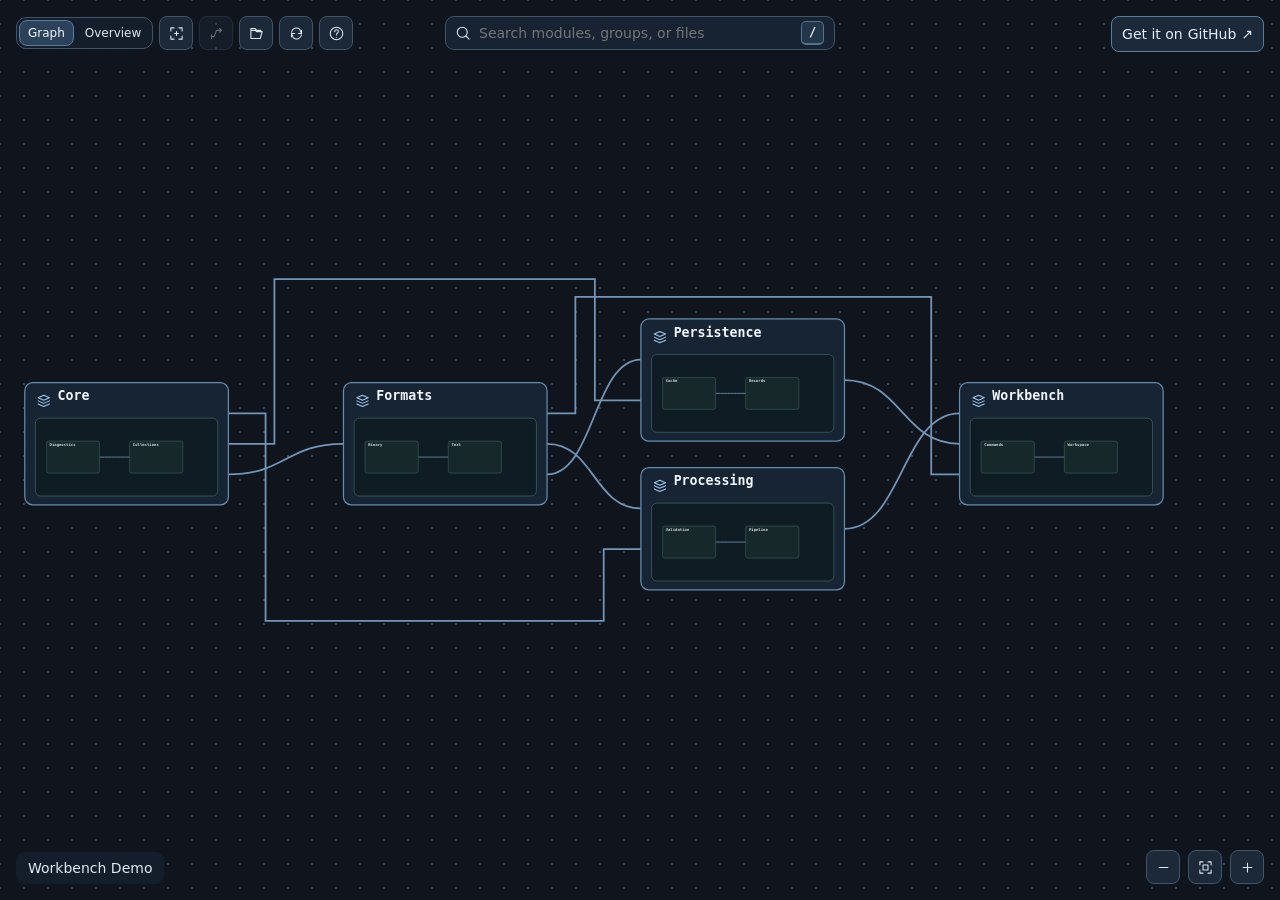
<file: index.html>
<!doctype html>
<!--
MIT License

Copyright (c) 2026 Dependency Viewer contributors

Permission is hereby granted, free of charge, to any person obtaining a copy
of this software and associated documentation files (the "Software"), to deal
in the Software without restriction, including without limitation the rights
to use, copy, modify, merge, publish, distribute, sublicense, and/or sell
copies of the Software, and to permit persons to whom the Software is
furnished to do so, subject to the following conditions:

The above copyright notice and this permission notice shall be included in all
copies or substantial portions of the Software.

THE SOFTWARE IS PROVIDED "AS IS", WITHOUT WARRANTY OF ANY KIND, EXPRESS OR
IMPLIED, INCLUDING BUT NOT LIMITED TO THE WARRANTIES OF MERCHANTABILITY,
FITNESS FOR A PARTICULAR PURPOSE AND NONINFRINGEMENT. IN NO EVENT SHALL THE
AUTHORS OR COPYRIGHT HOLDERS BE LIABLE FOR ANY CLAIM, DAMAGES OR OTHER
LIABILITY, WHETHER IN AN ACTION OF CONTRACT, TORT OR OTHERWISE, ARISING FROM,
OUT OF OR IN CONNECTION WITH THE SOFTWARE OR THE USE OR OTHER DEALINGS IN THE
SOFTWARE.
-->
<html lang="en">
<head>
  <meta charset="utf-8">
  <meta name="viewport" content="width=device-width, initial-scale=1">
  <title>Dependency Viewer</title>
  <style>
:root {
  color-scheme: dark;
  font: 14px system-ui, sans-serif;
  color: #dce7f2;
  background: #10151d;
}

* { box-sizing: border-box; }
body { margin: 0; overflow: hidden; }
[hidden] { display: none !important; }

#graph {
  position: fixed;
  inset: 0;
  overflow: hidden;
}
.graph-scene { position: absolute; inset: 0; }
#graph-background {
  position: fixed;
  inset: 0;
  width: 100%;
  height: 100%;
  pointer-events: none;
}
#graph-background circle { fill: #38495f; }
#graph { isolation: isolate; }
.diagram { display: block; width: 100%; height: 100%; touch-action: none; cursor: grab; }
.atlas { display: block; width: 100%; height: 100%; touch-action: none; cursor: grab; }
.atlas-surface { position: absolute; pointer-events: none; transform-origin: 0 0; }
.atlas-input { position: absolute; inset: 0; touch-action: none; cursor: grab; }
.atlas-input:active { cursor: grabbing; }
.atlas-tooltip { position: absolute; max-width: min(300px, calc(100% - 16px)); overflow-wrap: anywhere; padding: 6px 9px; background: #192838; border: 1px solid #52708b; border-radius: 6px; color: #e5f0fb; pointer-events: none; font-size: 12px; }
.departing, .graph-scene > .diagram { position: absolute; inset: 0; }
.departing { pointer-events: none; }
.in-flight > rect, .in-flight .node-info { visibility: hidden; }
.diagram:active { cursor: grabbing; }
.card, .node-info, .wire { cursor: pointer; outline: none; }
.card, .card text { -webkit-user-select: none; user-select: none; }
.box { fill: #172434; stroke: #638caf; stroke-width: 1.4; }
.group .box { fill: #172a2c; stroke: #73a99d; }
.module .box { fill: #21253a; stroke: #969cc7; }
.label { fill: #f0f5fb; font: 600 15px ui-monospace, Consolas, monospace; }
.caption { fill: #a3b7cb; font-size: 11px; }
.label, .caption, .miniature, .preview-box, .preview-content { pointer-events: none; }
.preview-box { fill: #101c23; stroke: #38585a; }
.miniature .label { font-size: 17px; }
.labels-small .miniature .label { display: none; }
.miniature .line { stroke-width: 4; }
.card:hover > .box, .card:focus-visible > .box, .card.selected > .box, .card.endpoint > .box { stroke: #d0f5ff; stroke-width: 2.3; }
.card.wheel-preview > .box { stroke: #d0f5ff; stroke-width: 3; }
.card.wheel-preview > .preview-box { stroke: #94c5e7; stroke-width: 1.6; }
#back.wheel-preview { border-color: #d0f5ff; background: #2b425a; }
.card, .wire { transition: opacity 125ms cubic-bezier(0.23, 1, 0.32, 1); }
.card.dimmed { opacity: .32; }
.wire.dimmed { opacity: .14; }
.wire.marked .line { stroke: #a9e5ff; stroke-width: 3; }
.wire.related .line { stroke: #a9d3ef; }
.node-info { opacity: 0; }
.card:hover + .node-info, .node-info:hover, .node-info:focus-visible, .card:focus-visible + .node-info { opacity: 1; }
@media (hover: none) { .node-info { opacity: 1; } }
@media (prefers-reduced-motion: reduce) { .card, .wire { transition: none; } }
.node-info rect { fill: #25384a; stroke: #668196; }
.node-info text { fill: #c7d9e9; text-anchor: middle; font-size: 13px; pointer-events: none; }
.node-info:hover rect, .node-info:focus-visible rect { stroke: #d0f5ff; }
.line { fill: none; stroke: #7396b8; stroke-width: 2; }
.hit { fill: none; stroke: transparent; stroke-width: 14; }
.wire:hover .line, .wire:focus-visible .line { stroke: #a9e5ff; stroke-width: 3.5; }
.diagram.show-neighbors > .cards > .card:not(.hover-neighbor, .pinned, .pin-neighbor) { opacity: .32; }
.diagram.show-neighbors > .wires > .wire:not(.hover-neighbor, .pinned) { opacity: .14; }
.card.hover-neighbor, .wire.hover-neighbor, .card.pin-neighbor, .card.pinned, .wire.pinned { opacity: 1; }
.card.pinned > .box { stroke: var(--pin-color); stroke-width: 3; }
.wire.pinned > .line { stroke: var(--pin-color); stroke-width: 3; }
.pulse { fill: #e0f7ff; pointer-events: none; }
.tool-icon { width: 15px; height: 15px; vertical-align: -3px; margin-right: 5px; }
.icon-button { display: inline-grid; place-items: center; min-width: 34px; min-height: 34px; padding: 6px; }
.icon-button .tool-icon { margin: 0; vertical-align: 0; }
.copy.icon-button { min-width: 25px; min-height: 25px; }
#help-dialog { width: min(450px, calc(100vw - 24px)); background: #141e2a; color: inherit; border: 1px solid #40546a; border-radius: 10px; }
#help-dialog header { display: flex; justify-content: space-between; align-items: center; }
#help-dialog h2 { font-size: 16px; }
#help-dialog dl { display: grid; grid-template-columns: minmax(0, max-content) minmax(0, 1fr); gap: 9px 16px; align-items: baseline; }
#help-dialog dd { margin: 0; }
.viewer-settings { display: grid; gap: 8px; margin: 0; padding: 8px 12px 12px; border: 1px solid #40546a; border-radius: 6px; }
.viewer-settings label { display: flex; align-items: center; gap: 7px; }
.viewer-settings input { margin: 0; accent-color: #a5ceff; }
.key-combination { white-space: nowrap; }
kbd {
  display: inline-block;
  min-width: 1.9em;
  padding: 2px 5px;
  border: 1px solid #55728e;
  border-bottom: 2px solid #55728e;
  border-radius: 5px;
  background: #24364a;
  color: #eef6ff;
  font: 600 12px/1.35 ui-monospace, Consolas, monospace;
  text-align: center;
  white-space: nowrap;
}
@media (max-width: 420px) {
  #help-dialog dl { grid-template-columns: minmax(0, 1fr); row-gap: 6px; }
  #help-dialog dd + dt { margin-top: 6px; }
}
.card-icon { pointer-events: none; color: #9ec6ed; }
.group > .card-icon { color: #8fd7c2; }
.module > .card-icon { color: #c2baf4; }
.hover-flow { fill: none; stroke: #d4f4ff; stroke-width: 2.6; stroke-dasharray: 2 11; stroke-linecap: round; pointer-events: none; animation: flow-back .52s linear infinite; }
@keyframes flow-back { to { stroke-dashoffset: 13; } }
@media (hover: hover) and (pointer: fine) and (prefers-reduced-motion: no-preference) {
  .card > .preview-content { opacity: .86; transition: opacity 140ms cubic-bezier(.23, 1, .32, 1); }
  .card:hover > .preview-content { opacity: 1; }
  .tools button { transition: transform 125ms cubic-bezier(.23, 1, .32, 1); }
  .tools button:hover:not(:disabled) { transform: translateY(-1px); }
}
.atlas-controls { position: fixed; left: 16px; bottom: 61px; display: flex; flex-wrap: wrap; gap: 5px; max-width: min(500px, calc(100% - 32px)); z-index: 2; }
.atlas-controls button[aria-pressed="true"] { border-color: #9acaeb; background: #2a415a; }
.atlas-help { flex-basis: 100%; color: #c6daee; background: #141e2a; padding: 6px 9px; border-radius: 7px; }
.tools { position: fixed; top: 16px; left: 16px; display: flex; flex-wrap: wrap; gap: 6px; align-items: center; max-width: calc(100vw - 32px); }
.tools { z-index: 2; }
.view-tabs { display: inline-flex; padding: 2px; gap: 2px; border: 1px solid #40546a; border-radius: 10px; background: #141e2a; }
.view-tabs button { background: transparent; border-color: transparent; padding: 5px 8px; font-size: 12px; }
.view-tabs button[aria-selected="true"] { background: #2b425a; border-color: #577e9e; color: #f0f7ff; }
.view-tabs button:hover { background: #24374a; }
.view-tabs button { transition: background-color 125ms ease, border-color 125ms ease; }
.tools button[aria-pressed="true"] { border-color: #9acaeb; background: #2a415a; }
button:disabled { opacity: .42; cursor: default; }
#status { color: #bacfe4; background: #141e2a; border-radius: 7px; }
#status:not(:empty) { padding: 6px 8px; }
#minimap { position: fixed; right: 16px; bottom: 58px; width: 176px; height: 116px; border: 1px solid #40546a; border-radius: 8px; cursor: crosshair; }
@media (max-width: 720px) { #minimap { bottom: 160px; } }
.boundary { position: fixed; bottom: 60px; left: 16px; display: flex; flex-wrap: wrap; gap: 6px; }

.navigation, .zoom {
  position: fixed;
  bottom: 16px;
  display: flex;
  align-items: center;
  flex-wrap: wrap;
  gap: 8px;
}
.navigation { left: 16px; max-width: calc(100% - 175px); }
.zoom { right: 16px; }
#breadcrumb { background: #141e2a; padding: 8px 12px; border-radius: 8px; overflow-wrap: anywhere; }
button {
  color: inherit;
  font: inherit;
  border: 1px solid #40546a;
  border-radius: 8px;
  background: #1b2939;
  padding: 7px 10px;
  cursor: pointer;
}
button:hover { background: #293e54; }
button:focus-visible { outline: 2px solid #a9e5ff; outline-offset: 2px; }
#details {
  position: fixed;
  top: 64px;
  right: 16px;
  bottom: 68px;
  width: min(440px, calc(100% - 32px));
  overflow: auto;
  background: #14202d;
  border: 1px solid #40546a;
  border-radius: 12px;
  box-shadow: 0 12px 40px #0008;
  padding: 16px;
}
#details header { display: flex; justify-content: space-between; align-items: start; gap: 12px; }
#details.details-left { right: auto; left: 16px; }
#details.details-beside-target { width: min(440px, calc(50% - 32px)); padding: clamp(6px, 2vw, 16px); }
#details h2 { margin: 0; font-size: 18px; overflow-wrap: anywhere; }
#details h3 { color: #b9d4eb; font-size: 13px; }
.muted { color: #adbed0; }
details { border-bottom: 1px solid #344354; padding: 8px 0; }
summary, .source { overflow-wrap: anywhere; }
summary { cursor: pointer; }
ul { padding-left: 18px; }
.source { color: #b6d8f9; font: 12px ui-monospace, Consolas, monospace; margin: 6px 0; }
.source-row { display: flex; align-items: flex-start; gap: 8px; }
.source-path { min-width: 0; overflow-wrap: anywhere; padding-top: 4px; }
.source-row .copy { flex: none; margin-left: 0; }
.source small { display: block; color: #b2bfd0; margin-top: 3px; }
@media (max-width: 740px) { #details { top: 108px; } }
.copy { font-size: 11px; padding: 2px 6px; margin-left: 8px; }
#search-bar { position: fixed; z-index: 4; left: 50%; top: 16px; transform: translateX(-50%); width: min(390px, calc(100vw - 32px)); display: flex; align-items: center; gap: 8px; padding: 0 10px; border: 1px solid #40546a; border-radius: 9px; background: #172333; }
#search-bar:focus-within { border-color: #83b4db; }
#search-glyph .tool-icon { margin: 0; }
.project-link {
  position: fixed;
  z-index: 3;
  top: 16px;
  right: 16px;
  display: flex;
  align-items: center;
  gap: 5px;
  min-height: 36px;
  padding: 6px 10px;
  border: 1px solid #577e9e;
  border-radius: 8px;
  background: #1b2939;
  color: #e0efff;
  text-decoration: none;
  white-space: nowrap;
}
.project-link:hover { background: #293e54; border-color: #9acaeb; }
.project-link:focus-visible { outline: 2px solid #a9e5ff; outline-offset: 2px; }
#search-query { width: 100%; min-width: 0; padding: 8px 0; background: transparent; border: 0; outline: 0; font: inherit; color: inherit; }
#search-results { position: absolute; top: calc(100% + 6px); left: 0; right: 0; display: grid; gap: 4px; max-height: min(46vh, 460px); overflow: auto; border: 1px solid #40546a; border-radius: 9px; padding: 6px; background: #14202d; box-shadow: 0 10px 28px #0006; }
@media (max-width: 1150px) { #search-bar { top: 60px; } #details { top: 108px; } }
@media (max-width: 440px) { #search-bar { top: 97px; } #details { top: 144px; } }
@media (max-width: 700px) {
  #search-bar { left: 16px; transform: none; width: calc(100% - 122px); }
  .project-link { top: 60px; }
  .project-link-prefix { display: none; }
}
@media (max-width: 440px) { .project-link { top: 97px; } }
#search-results button { text-align: left; overflow-wrap: anywhere; }
#search-results button.active { background: #293e54; border-color: #88adc7; }
#search-results small { display: block; color: #adbed0; margin-top: 2px; }
#details, dialog, #search-results {
  transition: opacity 160ms cubic-bezier(.23, 1, .32, 1),
    transform 160ms cubic-bezier(.23, 1, .32, 1),
    display 160ms allow-discrete, overlay 160ms allow-discrete;
}
#details[hidden], dialog:not([open]), #search-results[hidden] { opacity: 0; }
#details[hidden] { transform: translateX(12px); }
dialog:not([open]) { transform: translateY(6px) scale(.98); }
#search-results[hidden] { transform: translateY(-4px); pointer-events: none; }
dialog::backdrop { background: #090f19b0; transition: opacity 160ms, display 160ms allow-discrete, overlay 160ms allow-discrete; }
dialog:not([open])::backdrop { opacity: 0; }
@starting-style {
  #details:not([hidden]) { opacity: 0; transform: translateX(12px); }
  dialog[open] { opacity: 0; transform: translateY(6px) scale(.98); }
  dialog[open]::backdrop { opacity: 0; }
  #search-results:not([hidden]) { opacity: 0; transform: translateY(-4px); }
}
@media (prefers-reduced-motion: reduce) {
  .view-tabs button { transition: none; }
  #details, dialog, dialog::backdrop, #search-results { transition-duration: 100ms; }
  #details[hidden], dialog:not([open]), #search-results[hidden] { transform: none; }
  @starting-style {
    #details:not([hidden]), dialog[open], #search-results:not([hidden]) { transform: none; }
  }
}
</style>
</head>
<body>
  <svg id="graph-background" aria-hidden="true">
    <defs>
      <pattern id="grid-tile" patternUnits="userSpaceOnUse" width="24" height="24" x="-6" y="-6" viewBox="0 0 2 2">
        <circle cx=".5" cy=".5" r=".1"/>
        <g class="grid-fine" opacity="0">
          <circle cx="1.5" cy=".5" r=".1"/>
          <circle cx=".5" cy="1.5" r=".1"/>
          <circle cx="1.5" cy="1.5" r=".1"/>
        </g>
      </pattern>
    </defs>
    <rect width="100%" height="100%" fill="url(#grid-tile)"/>
  </svg>
  <main id="graph" aria-label="Dependency graph"></main>
  <div id="search-bar" role="search">
    <span id="search-glyph" aria-hidden="true"></span>
    <input id="search-query" type="search" placeholder="Search modules, groups, or files" aria-label="Search graph" aria-controls="search-results" aria-expanded="false" autocomplete="off">
    <kbd aria-hidden="true">/</kbd>
    <div id="search-results" hidden></div>
  </div>
  <a class="project-link" href="https://github.com/N0ahTM/Dependency-Viewer" target="_blank" rel="noopener noreferrer"
    aria-label="Get Dependency Viewer on GitHub (opens in a new tab)">
    <span class="project-link-prefix">Get it on </span>GitHub <span aria-hidden="true">↗</span>
  </a>
  <div class="tools" aria-label="Graph tools">
    <div id="view-tabs" class="view-tabs" role="tablist" aria-label="Graph views">
      <button id="graph-tab" type="button" role="tab" aria-controls="graph" aria-selected="true">Graph</button>
      <button id="atlas-tab" type="button" role="tab" aria-controls="graph" aria-selected="false" tabindex="-1">Overview</button>
    </div>
    <button id="focus" type="button" aria-pressed="false" disabled>Focus</button>
    <button id="depth" type="button" hidden>1 level</button>
    <button id="path" type="button" aria-pressed="false" disabled>Path</button>
    <button id="open-data" type="button"></button>
    <button id="cycles" type="button"></button>
    <button id="help" type="button"></button>
    <input id="data-file" type="file" accept=".json,application/json" hidden>
    <span id="status" role="status"></span>
  </div>
  <nav class="navigation" aria-label="Graph navigation">
    <button id="back" type="button" hidden>← Back</button>
    <span id="breadcrumb" aria-live="polite"></span>
  </nav>
  <div id="atlas-controls" class="atlas-controls" aria-label="Overview levels" hidden>
    <button type="button" data-level="auto" aria-pressed="true">Auto</button>
    <button type="button" data-level="0" aria-pressed="false">Libraries</button>
    <button type="button" data-level="1" aria-pressed="false">Groups</button>
    <button type="button" data-level="2" aria-pressed="false">Modules</button>
    <button id="atlas-lines" type="button" aria-pressed="false" title="Show internal module connections when zooming in">Internal connections</button>
  </div>
  <div class="zoom" aria-label="View">
    <button id="zoom-out" title="Zoom out" aria-label="Zoom out">−</button>
    <button id="fit">Fit</button>
    <button id="zoom-in" title="Zoom in" aria-label="Zoom in">+</button>
  </div>
  <canvas id="minimap" width="176" height="116" hidden aria-label="Overview minimap"></canvas>
  <div id="boundary" class="boundary" aria-label="Graph boundaries" hidden></div>
  <aside id="details" aria-labelledby="detail-title" hidden>
    <header>
      <h2 id="detail-title"></h2>
      <button id="detail-close" aria-label="Close details">×</button>
    </header>
    <div id="detail-body"></div>
  </aside>
  <dialog id="help-dialog" aria-labelledby="help-title">
    <header><h2 id="help-title">Keyboard shortcuts</h2><button id="help-close"></button></header>
    <dl>
      <dt><kbd>/</kbd> or <span class="key-combination"><kbd>Ctrl</kbd>/<kbd aria-label="Command key">⌘</kbd> + <kbd>F</kbd></span></dt><dd>Search</dd>
      <dt><span class="key-combination"><kbd>Alt</kbd> + <kbd>←</kbd></span> or <kbd>Mouse button 4</kbd></dt><dd>Back</dd>
      <dt><span class="key-combination"><kbd>Alt</kbd> + <kbd>→</kbd></span> or <kbd>Mouse button 5</kbd></dt><dd>Forward</dd>
      <dt><kbd>Esc</kbd></dt><dd>Close dialog, clear selection, or go back</dd>
      <dt><kbd>+</kbd> / <kbd>−</kbd></dt><dd>Zoom</dd>
      <dt><kbd>Mouse wheel</kbd></dt><dd>Zoom around the pointer</dd>
      <dt><kbd>0</kbd> or <kbd>F</kbd></dt><dd>Fit graph to view</dd>
      <dt><kbd>?</kbd></dt><dd>Keyboard shortcuts</dd>
    </dl>
    <fieldset class="viewer-settings">
      <legend>Settings</legend>
      <label><input id="wheel-navigation" type="checkbox" checked> Change level with the mouse wheel</label>
      <label><input id="double-click-navigation" type="checkbox"> Change level with a double-click</label>
    </fieldset>
  </dialog>
  <noscript>The viewer requires JavaScript to display the local graph.</noscript>
  <script id="viewer-data" type="application/json">{"format":"dependency-viewer","version":1,"name":"Workbench Demo","nodes":[{"id":"workbench","kind":"project","label":"Workbench"},{"id":"workbench.workspace","parent":"workbench","kind":"group","label":"Workspace"},{"id":"workbench.workspace.editor","parent":"workbench.workspace","kind":"item","label":"Editor","sources":[{"path":"src/workbench/workspace/editor.cpp","line":1}]},{"id":"workbench.workspace.documents","parent":"workbench.workspace","kind":"item","label":"Documents","sources":[{"path":"src/workbench/workspace/documents.cpp","line":1}]},{"id":"workbench.commands","parent":"workbench","kind":"group","label":"Commands"},{"id":"workbench.commands.run","parent":"workbench.commands","kind":"item","label":"Run","sources":[{"path":"src/workbench/commands/run.cpp","line":1}]},{"id":"workbench.commands.export","parent":"workbench.commands","kind":"item","label":"Export","sources":[{"path":"src/workbench/commands/export.cpp","line":1}]},{"id":"processing","kind":"project","label":"Processing"},{"id":"processing.pipeline","parent":"processing","kind":"group","label":"Pipeline"},{"id":"processing.pipeline.scheduler","parent":"processing.pipeline","kind":"item","label":"Scheduler","sources":[{"path":"src/processing/pipeline/scheduler.cpp","line":1}]},{"id":"processing.pipeline.stages","parent":"processing.pipeline","kind":"item","label":"Stages","sources":[{"path":"src/processing/pipeline/stages.cpp","line":1}]},{"id":"processing.validation","parent":"processing","kind":"group","label":"Validation"},{"id":"processing.validation.rules","parent":"processing.validation","kind":"item","label":"Rules","sources":[{"path":"src/processing/validation/rules.cpp","line":1}]},{"id":"processing.validation.report","parent":"processing.validation","kind":"item","label":"Report","sources":[{"path":"src/processing/validation/report.cpp","line":1}]},{"id":"persistence","kind":"project","label":"Persistence"},{"id":"persistence.records","parent":"persistence","kind":"group","label":"Records"},{"id":"persistence.records.index","parent":"persistence.records","kind":"item","label":"Index","sources":[{"path":"src/persistence/records/index.cpp","line":1}]},{"id":"persistence.records.store","parent":"persistence.records","kind":"item","label":"Store","sources":[{"path":"src/persistence/records/store.cpp","line":1}]},{"id":"persistence.cache","parent":"persistence","kind":"group","label":"Cache"},{"id":"persistence.cache.memory","parent":"persistence.cache","kind":"item","label":"Memory","sources":[{"path":"src/persistence/cache/memory.cpp","line":1}]},{"id":"persistence.cache.eviction","parent":"persistence.cache","kind":"item","label":"Eviction","sources":[{"path":"src/persistence/cache/eviction.cpp","line":1}]},{"id":"formats","kind":"project","label":"Formats"},{"id":"formats.text","parent":"formats","kind":"group","label":"Text"},{"id":"formats.text.reader","parent":"formats.text","kind":"item","label":"Reader","sources":[{"path":"src/formats/text/reader.cpp","line":1}]},{"id":"formats.text.writer","parent":"formats.text","kind":"item","label":"Writer","sources":[{"path":"src/formats/text/writer.cpp","line":1}]},{"id":"formats.binary","parent":"formats","kind":"group","label":"Binary"},{"id":"formats.binary.encoder","parent":"formats.binary","kind":"item","label":"Encoder","sources":[{"path":"src/formats/binary/encoder.cpp","line":1}]},{"id":"formats.binary.decoder","parent":"formats.binary","kind":"item","label":"Decoder","sources":[{"path":"src/formats/binary/decoder.cpp","line":1}]},{"id":"core","kind":"project","label":"Core"},{"id":"core.collections","parent":"core","kind":"group","label":"Collections"},{"id":"core.collections.queue","parent":"core.collections","kind":"item","label":"Queue","sources":[{"path":"src/core/collections/queue.cpp","line":1}]},{"id":"core.collections.map","parent":"core.collections","kind":"item","label":"Map","sources":[{"path":"src/core/collections/map.cpp","line":1}]},{"id":"core.diagnostics","parent":"core","kind":"group","label":"Diagnostics"},{"id":"core.diagnostics.logger","parent":"core.diagnostics","kind":"item","label":"Logger","sources":[{"path":"src/core/diagnostics/logger.cpp","line":1}]},{"id":"core.diagnostics.trace","parent":"core.diagnostics","kind":"item","label":"Trace","sources":[{"path":"src/core/diagnostics/trace.cpp","line":1}]}],"edges":[{"source":"workbench.workspace.editor","target":"workbench.workspace.documents","kind":"include"},{"source":"workbench.commands.run","target":"workbench.commands.export","kind":"include"},{"source":"workbench.workspace.editor","target":"workbench.commands.run","kind":"include"},{"source":"workbench","target":"processing","kind":"link","sources":[{"path":"src/workbench/CMakeLists.txt","line":10}]},{"source":"workbench.commands.run","target":"processing.pipeline.scheduler","kind":"import"},{"source":"workbench","target":"persistence","kind":"link","sources":[{"path":"src/workbench/CMakeLists.txt","line":10}]},{"source":"workbench.commands.run","target":"persistence.records.index","kind":"import"},{"source":"workbench","target":"formats","kind":"link","sources":[{"path":"src/workbench/CMakeLists.txt","line":10}]},{"source":"workbench.commands.run","target":"formats.text.reader","kind":"import"},{"source":"processing.pipeline.scheduler","target":"processing.pipeline.stages","kind":"include"},{"source":"processing.validation.rules","target":"processing.validation.report","kind":"include"},{"source":"processing.pipeline.scheduler","target":"processing.validation.rules","kind":"include"},{"source":"processing","target":"formats","kind":"link","sources":[{"path":"src/processing/CMakeLists.txt","line":10}]},{"source":"processing.validation.rules","target":"formats.text.reader","kind":"import"},{"source":"processing","target":"core","kind":"link","sources":[{"path":"src/processing/CMakeLists.txt","line":10}]},{"source":"processing.validation.rules","target":"core.collections.queue","kind":"import"},{"source":"persistence.records.index","target":"persistence.records.store","kind":"include"},{"source":"persistence.cache.memory","target":"persistence.cache.eviction","kind":"include"},{"source":"persistence.records.index","target":"persistence.cache.memory","kind":"include"},{"source":"persistence","target":"formats","kind":"link","sources":[{"path":"src/persistence/CMakeLists.txt","line":10}]},{"source":"persistence.cache.memory","target":"formats.text.reader","kind":"import"},{"source":"persistence","target":"core","kind":"link","sources":[{"path":"src/persistence/CMakeLists.txt","line":10}]},{"source":"persistence.cache.memory","target":"core.collections.queue","kind":"import"},{"source":"formats.text.reader","target":"formats.text.writer","kind":"include"},{"source":"formats.binary.encoder","target":"formats.binary.decoder","kind":"include"},{"source":"formats.text.reader","target":"formats.binary.encoder","kind":"include"},{"source":"formats","target":"core","kind":"link","sources":[{"path":"src/formats/CMakeLists.txt","line":10}]},{"source":"formats.binary.encoder","target":"core.collections.queue","kind":"import"},{"source":"core.collections.queue","target":"core.collections.map","kind":"include"},{"source":"core.diagnostics.logger","target":"core.diagnostics.trace","kind":"include"},{"source":"core.collections.queue","target":"core.diagnostics.logger","kind":"include"}]}</script>
  <script type="module">
const modules = Object.create(null);

modules["src/graph/relations.mjs"] = (() => {
function indexBy(items, key) {
  const index = new Map();
  for (const item of items) {
    const id = key(item);
    if (!index.has(id)) index.set(id, []);
    index.get(id).push(item);
  }
  return index;
}

function relationIndex(edges) {
  return { outgoing: indexBy(edges, edge => edge.source), incoming: indexBy(edges, edge => edge.target) };
}

function neighbors(index, id, depth) {
  const nodes = new Set([id]);
  const edges = new Set();
  let frontier = [id];
  for (let level = 0; level < depth; level++) {
    const next = [];
    for (const node of frontier) {
      for (const edge of [...(index.outgoing.get(node) ?? []), ...(index.incoming.get(node) ?? [])]) {
        edges.add(edge.id);
        const other = edge.source === node ? edge.target : edge.source;
        if (nodes.has(other)) continue;
        nodes.add(other);
        next.push(other);
      }
    }
    frontier = next;
  }
  return { nodes, edges };
}

function findPath(index, start, end) {
  const previous = new Map([[start, null]]);
  const queue = [start];
  for (let i = 0; i < queue.length && !previous.has(end); i++) {
    for (const edge of index.outgoing.get(queue[i]) ?? []) {
      if (previous.has(edge.target)) continue;
      previous.set(edge.target, edge);
      queue.push(edge.target);
    }
  }
  if (!previous.has(end)) return null;
  const result = [];
  for (let edge = previous.get(end); edge; edge = previous.get(edge.source)) result.push(edge);
  return result.reverse();
}
return { indexBy, relationIndex, neighbors, findPath };
})();

modules["src/views/selection.mjs"] = (() => {
const { neighbors } = modules["src/graph/relations.mjs"];

function renderSelection(host, viewport, scene, state) {
  const selected = state.selected;
  let emphasis;
  if (state.path) {
    emphasis = {
      nodes: new Set([state.pathSource, selected, ...state.path.flatMap(edge => [edge.source, edge.target])]),
      edges: new Set(state.path.map(edge => edge.id)),
    };
  } else if (state.focused && selected && scene.nodes.has(selected)) {
    emphasis = neighbors(scene.index, selected, state.depth ?? 1);
  }
  if (viewport?.highlight) viewport.highlight(emphasis, selected);
  for (const card of host.querySelectorAll('.card[data-node-id]')) {
    card.classList.toggle('selected', card.dataset.nodeId === selected);
    card.classList.toggle('dimmed', Boolean(emphasis && !emphasis.nodes.has(card.dataset.nodeId)));
  }
  for (const wire of host.querySelectorAll('.wire[data-edge-id]')) {
    wire.classList.toggle('dimmed', Boolean(emphasis && !emphasis.edges.has(wire.dataset.edgeId)));
    wire.classList.toggle('marked', Boolean(emphasis?.edges.has(wire.dataset.edgeId)));
  }
}
return { renderSelection };
})();

modules["src/graph/cycles.mjs"] = (() => {
function components(links) {
  const discovered = new Map();
  const stack = [];
  const active = new Set();
  const result = new Map();
  let order = 0;
  function visit(id) {
    const entry = { index: order, low: order };
    order++;
    discovered.set(id, entry);
    stack.push(id);
    active.add(id);
    for (const next of links.get(id)) {
      if (!discovered.has(next)) {
        visit(next);
        entry.low = Math.min(entry.low, discovered.get(next).low);
      } else if (active.has(next)) {
        entry.low = Math.min(entry.low, discovered.get(next).index);
      }
    }
    if (entry.low !== entry.index) return;
    let member;
    do {
      member = stack.pop();
      active.delete(member);
      result.set(member, id);
    } while (member !== id);
  }
  for (const id of links.keys()) if (!discovered.has(id)) visit(id);
  return result;
}

function cycleGroups(graph) {
  const links = new Map(graph.nodes.map(node => [node.id, []]));
  for (const edge of graph.edges) links.get(edge.source).push(edge.target);
  const groups = new Map();
  for (const [id, key] of components(links)) {
    if (!groups.has(key)) groups.set(key, []);
    groups.get(key).push(id);
  }
  return [...groups.values()].filter(group => group.length > 1);
}
return { components, cycleGroups };
})();

modules["src/data/model.mjs"] = (() => {
const { indexBy, relationIndex } = modules["src/graph/relations.mjs"];
const { cycleGroups } = modules["src/graph/cycles.mjs"];

const sorted = nodes => nodes.sort((a, b) => a.label.localeCompare(b.label));

function createModel(data) {
  if (data.version !== 1) throw new Error('Unknown data file version.');
  const libraries = Object.values(data.libraries);
  const modules = Object.values(data.modules);
  const modulesByLibrary = new Map(libraries.map(library => [library.name, []]));
  for (const module of modules) modulesByLibrary.get(module.library).push(module);

  const libraryNode = library => ({
    id: library.name, label: library.label ?? library.name, type: 'library', library: library.name,
    count: modulesByLibrary.get(library.name).length,
    next: modulesByLibrary.get(library.name).length ? { library: library.name } : undefined,
  });

  const groups = new Map([...modulesByLibrary].map(([id, members]) => [id, indexBy(members, module => module.group)]));
  const importsByLibrary = indexBy(data.imports, record => record.library);
  const includesByLibrary = indexBy(data.includes, record => record.library);
  const linksByLibrary = indexBy(data.links, record => record.source);
  const importsTo = indexBy(data.imports, record => record.target);
  const importsFrom = indexBy(data.imports, record => record.source);
  const linksTo = indexBy(data.links, record => record.target);
  const cache = new Map();
  const safeModule = id => Object.hasOwn(data.modules, id) ? data.modules[id] : undefined;
  function dependencyLabel(id) {
    const module = safeModule(id);
    if (!data.generic && id?.startsWith('file:') && module?.files.length === 1) return module.files[0].path;
    if (module) return data.generic ? module.label ?? id : id;
    return Object.hasOwn(data.libraries, id) ? data.libraries[id].label ?? id : id;
  }

  function moduleNode(module) {
    return {
      id: module.name, label: module.label ?? module.name,
      type: 'module', library: module.library, group: module.group, groupLabel: data.groups?.[module.group]?.label,
    };
  }

  // The graph stores consumer → provider. Every visible line retains its declarations.
  function connections(records, resolve) {
    const edges = new Map();
    for (const record of records) {
      const [source, target] = resolve(record);
      if (!source || !target || source === target) continue;
      const id = JSON.stringify([source, target]);
      if (!edges.has(id)) edges.set(id, { id, source, target, records: [] });
      edges.get(id).records.push(record);
    }
    return [...edges.values()];
  }

  const visibleLibraries = libraries.filter(library =>
    library.type !== 'custom_target' || modulesByLibrary.get(library.name).length > 0);
  const visibleLibraryIds = new Set(visibleLibraries.map(library => library.name));
  const overview = {
    title: data.name,
    nodes: sorted(visibleLibraries.map(libraryNode)),
    edges: connections(data.links, link => [
      visibleLibraryIds.has(link.source) ? link.source : null,
      !link.expression && visibleLibraryIds.has(link.target) ? link.target : null,
    ]),
  };
  const groupLabel = id => data.groups?.[id]?.label ?? id;
  const libraryLabel = id => data.libraries[id]?.label ?? id;

  function view(location = {}) {
    const { library, group } = location;
    if (!library) return overview;
    const key = JSON.stringify([library, group]);
    if (cache.has(key)) return cache.get(key);
    const byGroup = groups.get(library);
    const nodes = group === undefined
      ? sorted([...byGroup].map(([name, members]) => ({
        id: name, label: groupLabel(name), type: 'group', library, group: name, count: members.length,
        next: { library, group: name },
      })))
      : sorted(byGroup.get(group).map(moduleNode));
    const ids = new Set(nodes.map(node => node.id));
    function resolve(name) {
      if (group !== undefined) return ids.has(name) ? name : null;
      const module = safeModule(name);
      return module?.library === library ? module.group : null;
    }
    const graph = {
      title: group === undefined ? libraryLabel(library) : groupLabel(group),
      nodes,
      edges: connections(importsByLibrary.get(library) ?? [], record => [
        resolve(record.source), resolve(record.target),
      ]),
    };
    cache.set(key, graph);
    return graph;
  }

  function details(node) {
    const library = data.libraries[node.library];
    const wanted = moduleName => {
      if (node.type === 'library') return true;
      if (node.type === 'group') return safeModule(moduleName)?.group === node.group;
      return moduleName === node.id;
    };
    const members = modulesByLibrary.get(node.library).filter(module => wanted(module.name));
    const imports = node.type === 'module' ? importsFrom.get(node.id) ?? []
      : (importsByLibrary.get(node.library) ?? []).filter(record => wanted(record.source));
    const includes = (includesByLibrary.get(node.library) ?? []).filter(record => wanted(record.source));
    const membersSet = new Set(members.map(module => module.name));
    const boundary = record => !membersSet.has(record.source);
    const incoming = node.type === 'library' ? linksTo.get(node.library) ?? []
      : members.flatMap(module => (importsTo.get(module.name) ?? []).filter(boundary));
    const outgoing = node.type === 'library' ? linksByLibrary.get(node.library) ?? []
      : imports.filter(record => !membersSet.has(record.target));
    return {
      members, imports, includes,
      incoming, outgoing,
      definition: node.type === 'library' ? library : node.type === 'group' ? data.groups?.[node.id] : null,
      generic: data.generic,
    };
  }

  function boundaries(location, graph) {
    const byId = new Map(graph.nodes.map(node => [node.id, node]));
    const shown = name => {
      const module = safeModule(name);
      if (module?.library !== location.library) return null;
      const id = location.group === undefined ? module.group : name;
      return byId.has(id) ? id : null;
    };
    const unique = new Map();
    for (const record of data.imports) {
      const source = shown(record.source);
      const target = shown(record.target);
      if (Boolean(source) === Boolean(target)) continue;
      const outgoing = Boolean(source);
      const type = outgoing ? 'imports' : 'users';
      const id = outgoing ? source : target;
      if (!unique.has(type)) unique.set(type, { type, members: new Set(), records: [] });
      const boundary = unique.get(type);
      boundary.members.add(id);
      boundary.records.push(record);
    }
    return [...unique.values()];
  }

  const allModules = sorted(modules.map(moduleNode));
  let fullGraph;
  function full() {
    if (!fullGraph) {
      const edges = connections(data.imports, record => [
        Object.hasOwn(data.modules, record.source) ? record.source : null,
        Object.hasOwn(data.modules, record.target) ? record.target : null,
      ]);
      fullGraph = { title: 'Overview', nodes: allModules, edges, index: relationIndex(edges) };
    }
    return fullGraph;
  }

  const searchEntries = [
    ...overview.nodes.map(node => ({ node, location: {}, path: data.libraries[node.id].path ??
      data.libraries[node.id].files?.map(file => file.path).join(' ') })),
    ...libraries.flatMap(library => [...groups.get(library.name).keys()].map(group => ({
      node: { id: group, label: groupLabel(group), type: 'group', library: library.name, group },
      location: { library: library.name }, path: library.name,
    }))),
    ...allModules.map(node => ({
      node, location: { library: node.library, group: node.group },
      path: data.modules[node.id].files.map(file => file.path).join(' '),
    })),
  ].map(entry => ({
    ...entry,
    text: [entry.node.id, entry.node.label, libraryLabel(entry.node.library), groupLabel(entry.node.group), entry.path].join(' ').toLowerCase(),
  }));

  function search(query, limit = 18) {
    const input = query.trim().toLowerCase();
    const words = input.split(/\s+/);
    return searchEntries.filter(entry => words.every(word => entry.text.includes(word)))
      .sort((a, b) => Number(b.node.label.toLowerCase().startsWith(input)) - Number(a.node.label.toLowerCase().startsWith(input)))
      .slice(0, limit);
  }

  return { view, details, full, search, boundaries, libraryLabel, groupLabel, dependencyLabel,
    cycles: () => cycleGroups(full()), generic: data.generic };
}
return { createModel };
})();

modules["src/data/input.mjs"] = (() => {
// The v1 interchange format describes a three-level graph independent of language.
// Adapt it to the same model used by scanner reports.
function normalizeInput(input) {
  if (input?.format !== 'dependency-viewer') {
    if (input?.version === 1 && input.libraries && input.modules &&
        ['links', 'imports', 'includes'].every(key => Array.isArray(input[key]))) return input;
    throw new Error('Expected Dependency Viewer format version 1.');
  }
  if (input.version !== 1) throw new Error('Unsupported format version.');
  const require = (ok, message) => { if (!ok) throw new Error(message); };
  const string = value => typeof value === 'string' && value.trim() === value && value.length > 0;
  const fields = (value, allowed, where) => {
    require(Object.keys(value).every(key => allowed.includes(key)), where + ': Unknown field.');
  };
  fields(input, ['format', 'version', 'name', 'nodes', 'edges'], 'Dataset');
  require(string(input.name), 'Missing name.');
  require(Array.isArray(input.nodes) && input.nodes.length > 0, 'nodes must contain at least one node.');
  require(Array.isArray(input.edges), 'edges must be an array.');
  const byId = new Map();
  function sources(items, where) {
    require(Array.isArray(items), where + ': sources must be an array.');
    for (const source of items) {
      require(source && string(source.path) && Number.isSafeInteger(source.line) && source.line >= 1,
        where + ': Source locations require path and line starting at 1.');
      fields(source, ['path', 'line'], where);
    }
    return items;
  }
  for (const node of input.nodes) {
    require(node && string(node.id) && string(node.label) && ['project', 'group', 'item'].includes(node.kind),
      'Each node requires id, label, and kind (project, group, or item).');
    require(!byId.has(node.id), 'Duplicate node ID: ' + node.id);
    fields(node, ['id', 'label', 'kind', 'parent', 'sources'], node.id);
    sources(node.sources === undefined ? [] : node.sources, node.id);
    byId.set(node.id, node);
  }
  const libraries = Object.create(null);
  const modules = Object.create(null);
  const groups = Object.create(null);
  for (const node of byId.values()) {
    const parent = byId.get(node.parent);
    if (node.kind === 'project') {
      require(node.parent === undefined, node.id + ': Project nodes cannot have a parent.');
      libraries[node.id] = { name: node.id, label: node.label, files: node.sources ?? [] };
    } else if (node.kind === 'group') {
      require(parent?.kind === 'project', node.id + ': parent must refer to a project.');
      groups[node.id] = { label: node.label, library: parent.id, files: node.sources ?? [] };
    } else {
      require(parent?.kind === 'group' && byId.get(parent.parent)?.kind === 'project',
        node.id + ': parent must refer to a group within a project.');
      modules[node.id] = { name: node.id, label: node.label, library: parent.parent,
        group: parent.id, files: node.sources ?? [] };
    }
  }
  const links = [];
  const imports = [];
  for (const edge of input.edges) {
    require(edge && string(edge.kind), 'Each edge requires kind.');
    fields(edge, ['source', 'target', 'kind', 'sources'], 'Edge');
    const source = byId.get(edge.source);
    const target = byId.get(edge.target);
    require(source && target && source.kind === target.kind && ['project', 'item'].includes(source.kind),
      'Invalid edge ' + edge.source + ' → ' + edge.target + '.');
    require(source !== target, 'Self-edges are unsupported in version 1: ' + source.id);
    const evidence = sources(edge.sources === undefined ? [] : edge.sources, source.id + ' → ' + target.id);
    for (const location of evidence.length ? evidence : [{}]) {
      const record = { source: source.id, target: target.id, kind: edge.kind, ...location };
      if (source.kind === 'project') links.push(record);
      else imports.push({ ...record, library: modules[source.id].library });
    }
  }
  // Explicit empty groups would otherwise disappear from the overview.
  const populated = new Set(Object.values(modules).map(module => module.group));
  for (const group of Object.keys(groups)) require(populated.has(group), 'Group without items: ' + group);
  return { version: 1, generic: true, name: input.name, libraries, groups, modules, links, imports, includes: [] };
}
return { normalizeInput };
})();

modules["src/ui/dataset-picker.mjs"] = (() => {
const { createModel } = modules["src/data/model.mjs"];
const { normalizeInput } = modules["src/data/input.mjs"];

function bindDatasetPicker(button, input, { accept, reportError }) {
  button.onclick = () => input.click();
  input.onchange = async () => {
    const file = input.files[0];
    input.value = '';
    if (!file) return;
    try {
      const data = normalizeInput(JSON.parse(await file.text()));
      accept(data, createModel(data));
    } catch (error) {
      reportError(error.message);
    }
  };
}
return { bindDatasetPicker };
})();

modules["src/navigation/history.mjs"] = (() => {
class ViewerHistory {
  #browser;
  #session;
  #entries;
  #index;

  constructor(browser) {
    this.#browser = browser;
    this.reset();
  }

  get current() { return this.#entries[this.#index]; }
  get previous() { return this.#entries[this.#index - 1]; }
  get index() { return this.#index; }
  get canGoBack() { return this.#index > 0; }
  get canGoForward() { return this.#index + 1 < this.#entries.length; }

  reset() {
    this.#session = crypto.randomUUID?.() ?? String(Date.now());
    this.#entries = [{ location: {} }];
    this.#index = 0;
    this.#browser.replaceState(this.#browserState(), '');
  }

  push(entry) {
    this.#index++;
    this.#entries.splice(this.#index, this.#entries.length, entry);
    this.#browser.pushState(this.#browserState(), '');
  }

  back() { if (this.canGoBack) this.#browser.back(); }
  forward() { if (this.canGoForward) this.#browser.forward(); }

  resolve(state) {
    if (state?.viewer === this.#session) return this.#entries[state.index];
  }

  activate(state) { this.#index = state.index; }

  #browserState() { return { viewer: this.#session, index: this.#index }; }
}
return { ViewerHistory };
})();

modules["src/ui/shortcuts.mjs"] = (() => {
function bindShortcuts({ canGoBack, canGoForward, back, forward, openSearch, zoom, fit, openHelp, escape }) {
  document.addEventListener('mousedown', event => {
    if ((event.button === 3 && canGoBack()) || (event.button === 4 && canGoForward())) {
      event.preventDefault();
    }
  });
  document.addEventListener('auxclick', event => {
    if (event.button !== 3 && event.button !== 4) return;
    if (event.button === 3 && !canGoBack()) return;
    if (event.button === 4 && !canGoForward()) return;
    event.preventDefault();
    if (event.button === 3) back();
    else forward();
  });
  document.addEventListener('keydown', event => {
    if (document.querySelector('dialog[open]') || event.defaultPrevented) return;
    if ((event.ctrlKey || event.metaKey) && !event.altKey && !event.shiftKey && event.key.toLowerCase() === 'f') {
      event.preventDefault();
      openSearch();
      return;
    }
    if (event.target.closest('input, textarea, select, [contenteditable]')) return;
    if ((event.altKey && ['ArrowLeft', 'ArrowRight'].includes(event.key)) ||
        ['BrowserBack', 'BrowserForward'].includes(event.key)) {
      event.preventDefault();
      if (['ArrowLeft', 'BrowserBack'].includes(event.key)) back();
      else forward();
      return;
    }
    if (event.key === '/') {
      event.preventDefault();
      openSearch();
    }
    if (event.ctrlKey || event.metaKey || event.altKey) return;
    if (['+', '=', '-'].includes(event.key)) {
      event.preventDefault();
      zoom(event.key === '-' ? 1.25 : .8);
    }
    if (['0', 'f', 'F'].includes(event.key)) {
      event.preventDefault();
      fit();
    }
    if (event.key === '?') openHelp();
    if (event.key === 'Escape') escape();
  });
}
return { bindShortcuts };
})();

modules["src/ui/preferences.mjs"] = (() => {
function rememberCheckbox(control) {
  const key = 'dependency-viewer:' + control.id;
  try {
    const saved = localStorage.getItem(key);
    if (saved === 'true' || saved === 'false') control.checked = saved === 'true';
  } catch {
    // Preferences still work for this page when browser storage is blocked.
  }
  control.addEventListener('change', () => {
    try { localStorage.setItem(key, String(control.checked)); } catch {}
  });
}
return { rememberCheckbox };
})();

modules["src/ui/icons.mjs"] = (() => {
const shapes = {
  library: 'M3 7 12 3l9 4-9 4-9-4Z M3 12l9 4 9-4 M3 17l9 4 9-4',
  group: 'M3 7h7l2 3h9v10H3V7Z',
  module: 'M8 3h8l5 5v13H3V3h5 M15 3v6h6 M7 13h10 M7 17h7',
  search: 'M16 16l5 5 M18 10a8 8 0 1 1-16 0 8 8 0 1 1 16 0',
  atlas: 'M3 3h7v7H3z M14 3h7v7h-7z M3 14h7v7H3z M14 14h7v7h-7z',
  focus: 'M8 3H3v5 M16 3h5v5 M21 16v5h-5 M8 21H3v-5 M12 9v6 M9 12h6',
  path: 'M4 17h4l4-10h8 M17 4l3 3-3 3 M4 14v6',
  copy: 'M8 8h12v12H8z M4 16V4h12',
  check: 'M4 12l5 5L20 6',
  open: 'M3 7h7l2 2h9l-3 11H3z M3 7V4h7l2 3h7',
  back: 'M10 5l-7 7 7 7 M3 12h18',
  close: 'M6 6l12 12 M18 6 6 18',
  fit: 'M8 3H3v5 M16 3h5v5 M21 16v5h-5 M8 21H3v-5 M8 8h8v8H8z',
  plus: 'M5 12h14 M12 5v14',
  minus: 'M5 12h14',
  cycle: 'M20 7v5h-5 M4 17v-5h5 M4 10a8 8 0 0 1 13-5l3 7 M20 14a8 8 0 0 1-13 5l-3-7',
  help: 'M22 12a10 10 0 1 1-20 0 10 10 0 1 1 20 0 M9 9a3 3 0 0 1 6 0c0 2-3 2-3 5 M12 18h.01',
  incoming: 'M4 5v14 M20 12H8 M13 7l-5 5 5 5',
  outgoing: 'M20 5v14 M4 12h12 M11 7l5 5-5 5',
};

function icon(name, cssClass = 'tool-icon') {
  const ns = 'http://www.w3.org/2000/svg';
  const svg = document.createElementNS(ns, 'svg');
  svg.setAttribute('viewBox', '0 0 24 24');
  svg.setAttribute('class', cssClass);
  svg.setAttribute('aria-hidden', 'true');
  const path = document.createElementNS(ns, 'path');
  path.setAttribute('d', shapes[name]);
  path.setAttribute('fill', 'none');
  path.setAttribute('stroke', 'currentColor');
  path.setAttribute('stroke-width', '1.7');
  path.setAttribute('stroke-linecap', 'round');
  path.setAttribute('stroke-linejoin', 'round');
  svg.append(path);
  return svg;
}

function setIconButton(button, glyph, label) {
  button.replaceChildren(icon(glyph));
  button.classList.add('icon-button');
  button.setAttribute('aria-label', label);
  button.title = label;
  return button;
}
return { icon, setIconButton };
})();

modules["src/ui/controls.mjs"] = (() => {
const { setIconButton } = modules["src/ui/icons.mjs"];

function updateControls(select, host, state, { data, model, canGoBack, pathStart, atlasLevel }) {
  const { library, group, atlas } = state.location;
  select('breadcrumb').textContent = [data.name, atlas ? 'Overview' : model.libraryLabel(library), model.groupLabel(group)].filter(Boolean).join(' / ');
  select('back').hidden = !canGoBack;
  for (const [id, active] of [['graph-tab', !atlas], ['atlas-tab', Boolean(atlas)]]) {
    select(id).setAttribute('aria-selected', String(active));
    select(id).tabIndex = active ? 0 : -1;
  }
  host.setAttribute('role', 'tabpanel');
  host.setAttribute('aria-labelledby', atlas ? 'atlas-tab' : 'graph-tab');
  select('atlas-controls').hidden = !atlas;
  if (atlas) updateAtlasControls(select, state, atlasLevel);
  select('focus').disabled = false;
  select('focus').setAttribute('aria-pressed', String(Boolean(state.focused)));
  select('depth').hidden = !(state.focused && state.selected);
  const depth = state.depth ?? 1;
  const depthButton = select('depth');
  depthButton.title = depth === 1 ? '1 level · switch' : '2 levels · switch';
  depthButton.setAttribute('aria-label', depthButton.title);
  depthButton.setAttribute('aria-pressed', String(depth === 2));
  select('path').disabled = !state.selected;
  select('path').setAttribute('aria-pressed', String(Boolean(pathStart)));
}

function updateAtlasControls(select, state, atlasLevel) {
  for (const button of select('atlas-controls').querySelectorAll('[data-level]')) {
    button.setAttribute('aria-pressed', String(button.dataset.level === String(state.fixedLevel ?? 'auto')));
  }
  select('atlas-lines').setAttribute('aria-pressed', String(Boolean(state.showLines)));
  const auto = select('atlas-controls').querySelector('[data-level="auto"]');
  auto.title = 'Automatic level · ' + atlasLevel;
  auto.setAttribute('aria-label', auto.title);
}

function initializeControlIcons(select) {
  for (const [id, glyph, label] of [
    ['focus', 'focus', 'Focus'], ['path', 'path', 'Path'], ['back', 'back', 'Back · Alt+←'],
    ['open-data', 'open', 'Open JSON'], ['cycles', 'cycle', 'Cycles'], ['help', 'help', 'Keyboard shortcuts and settings · ?'],
    ['detail-close', 'close', 'Close details'],
    ['help-close', 'close', 'Close keyboard shortcuts'], ['fit', 'fit', 'Fit · F or 0'],
    ['zoom-in', 'plus', 'Zoom in'], ['zoom-out', 'minus', 'Zoom out'],
    ['atlas-lines', 'path', 'Internal connections'],
    ['depth', 'group', 'Focus depth'],
  ]) {
    setIconButton(select(id), glyph, label);
  }
  for (const [level, glyph, label] of [
    ['auto', 'fit', 'Automatic level'], ['0', 'library', 'Projects or libraries'],
    ['1', 'group', 'Groups'], ['2', 'module', 'Items or modules'],
  ]) {
    setIconButton(select('atlas-controls').querySelector('[data-level="' + level + '"]'), glyph, label);
  }
}

function bindViewControls(select, {
  switchTab, getEntry, getViewport, refreshAtlasControls, back, dismissDetails, fit, zoom,
}) {
  select('graph-tab').onclick = () => switchTab(false);
  select('atlas-tab').onclick = () => switchTab(true);
  select('view-tabs').onkeydown = event => {
    if (!['ArrowLeft', 'ArrowRight', 'Home', 'End'].includes(event.key) || event.altKey) return;
    event.preventDefault();
    const atlas = event.key === 'End' || (event.key !== 'Home' && event.target.id === 'graph-tab');
    select(atlas ? 'atlas-tab' : 'graph-tab').focus();
    switchTab(atlas);
  };
  for (const button of select('atlas-controls').querySelectorAll('[data-level]')) {
    button.onclick = () => {
      getEntry().fixedLevel = button.dataset.level === 'auto' ? null : Number(button.dataset.level);
      if (getEntry().fixedLevel !== 2) {
        getEntry().showLines = false;
        getViewport()?.showLines(false);
      }
      getViewport()?.setLevel(getEntry().fixedLevel);
      refreshAtlasControls();
    };
  }
  select('atlas-lines').onclick = () => {
    getEntry().showLines = !getEntry().showLines;
    if (getEntry().showLines) {
      getEntry().fixedLevel = 2;
      getViewport()?.setLevel(2);
    }
    getViewport()?.showLines(getEntry().showLines);
    refreshAtlasControls();
  };
  select('back').onclick = back;
  select('detail-close').onclick = dismissDetails;
  select('help').onclick = () => select('help-dialog').showModal();
  select('help-close').onclick = () => select('help-dialog').close();
  select('fit').onclick = event => fit(event.detail > 0);
  select('zoom-in').onclick = () => zoom(0.8);
  select('zoom-out').onclick = () => zoom(1.25);
}
return { updateControls, updateAtlasControls, initializeControlIcons, bindViewControls };
})();

modules["src/ui/details.mjs"] = (() => {
const { setIconButton } = modules["src/ui/icons.mjs"];

const panel = document.querySelector('#details');
const heading = document.querySelector('#detail-title');
const body = document.querySelector('#detail-body');

function element(tag, text, className) {
  const node = document.createElement(tag);
  if (text !== undefined) node.textContent = text;
  if (className) node.className = className;
  return node;
}

function source(record) {
  const location = record.path ? record.path + ':' + record.line : 'No source location';
  const line = element('li', undefined, 'source');
  const row = element('div', undefined, 'source-row');
  const path = element('span', location, 'source-path');
  row.append(path);
  line.append(row);
  if (!record.path) return line;
  const copy = setIconButton(element('button', undefined, 'copy'), 'copy', 'Copy source location');
  copy.type = 'button';
  copy.addEventListener('click', async () => {
    try {
      await navigator.clipboard.writeText(location);
      setIconButton(copy, 'check', 'Source location copied');
    } catch {
      const field = element('input');
      field.value = location;
      field.readOnly = true;
      field.setAttribute('aria-label', 'Source location to copy');
      field.className = 'source-path';
      path.replaceWith(field);
      field.select();
    }
  });
  row.append(copy);
  const conditions = [...(record.conditions ?? [])];
  if (record.scope) conditions.unshift(record.scope);
  if (record.reexport) conditions.unshift('export import');
  if (record.listedInBuild === false) conditions.unshift('Found by source scan; no CMake source entry found');
  for (const condition of conditions) line.append(element('small', condition));
  return line;
}

function section(title, records, label) {
  if (records.length === 0) return;
  const block = element('section');
  block.append(element('h3', title));
  const rows = new Map();
  for (const record of records) {
    const name = label(record);
    if (!rows.has(name)) rows.set(name, []);
    rows.get(name).push(record);
  }
  for (const [name, occurrences] of rows) {
    const row = element('details');
    row.append(element('summary', name + ' · ' + occurrences.length));
    const list = element('ul');
    for (const occurrence of occurrences) list.append(source(occurrence));
    row.append(list);
    block.append(row);
  }
  body.append(block);
}

function start(title, subtitle, pointerX) {
  heading.textContent = title;
  body.replaceChildren();
  if (subtitle) body.append(element('p', subtitle, 'muted'));
  // Keep the first click's target available for a second click.
  const placeLeft = pointerX !== undefined && pointerX >= window.innerWidth / 2;
  panel.classList.toggle('details-left', placeLeft);
  panel.classList.toggle('details-beside-target', pointerX !== undefined);
  panel.hidden = false;
  panel.scrollTop = 0;
  panel.querySelector('button').focus();
}

function closeDetails() {
  panel.hidden = true;
}

function showNode(node, details, pointerX, label) {
  const buildOnly = record => record.scope === 'add_dependencies';
  const uses = details.outgoing.filter(record => details.generic || record.kind !== 'include');
  start(node.label, details.definition?.type === 'custom_target' ? 'CMake build task' : undefined, pointerX);
  section('Uses', uses.filter(record => !buildOnly(record)), record => label(record.target));
  section('Used by', details.incoming.filter(record => !buildOnly(record)), record => label(record.source) ?? record.path);
  section('Build prerequisites', uses.filter(buildOnly), record => label(record.target));
  section('Required at build time by', details.incoming.filter(buildOnly), record => label(record.source));
  if (details.definition) {
    const list = element('ul');
    const files = details.definition.files ?? (details.definition.path ? [details.definition] : []);
    for (const file of files) list.append(source(file));
    if (files.length) {
      const block = element('section');
      block.append(element('h3', details.definition.files ? 'Definition' : 'CMake declaration'), list);
      body.append(block);
    }
  }
  section('Source files', details.members.flatMap(module => module.files.map(file => ({
    ...file, name: file.path,
  }))), record => record.name);
  const outgoing = new Set(details.outgoing);
  section('Internal dependencies', details.imports.filter(record => !outgoing.has(record)
    && (details.generic || record.kind !== 'include')), record => label(record.target));
  section('Includes', details.includes, record => record.target);
}

function showConnection(edge, from, to, label) {
  const cmake = edge.records.every(record => 'scope' in record);
  const kinds = [...new Set(edge.records.map(record => record.kind).filter(Boolean))];
  const buildOnly = edge.records.every(record => record.scope === 'add_dependencies');
  start(from.label + ' → ' + to.label, kinds.length ? kinds.join(' · ')
    : buildOnly ? 'CMake build prerequisite' : cmake ? 'CMake' : 'C++ imports');
  if (edge.pairs > 1) body.append(element('p', edge.pairs + ' connections'));
  section('Source locations', edge.records, record => cmake ? label(record.target)
    : (label(record.source) + ' → ' + label(record.target)));
  if (!(edge.pairs > 1)) for (const row of body.querySelectorAll('details')) row.open = true;
}

function showPath(path, nodes, source, target, label) {
  start(nodes.get(source).label + ' → ' + nodes.get(target).label,
    path ? path.length + ' direct steps' : 'No directed path in this view.');
  if (!path) return;
  for (const edge of path) {
    section(nodes.get(edge.source).label + ' → ' + nodes.get(edge.target).label, edge.records, record => label(record.target));
  }
}

function showBoundary(boundary, label) {
  const incoming = boundary.type === 'users';
  start(incoming ? 'External consumers' : 'External dependencies');
  section('Source locations', boundary.records, record => incoming ? label(record.source) ?? record.path : label(record.target));
}

function showCycles(groups, locate) {
  start('Cycles');
  if (!groups.length) body.append(element('p', 'No cycles in the item graph.'));
  for (const group of groups) {
    const block = element('details');
    block.open = groups.length === 1;
    block.append(element('summary', group.length + ' mutually reachable items'));
    const list = element('ul');
    for (const node of group) {
      const item = element('li');
      const button = element('button', node.label);
      button.onclick = () => locate(node.id);
      item.append(button);
      list.append(item);
    }
    block.append(list);
    body.append(block);
  }
}
return { closeDetails, showNode, showConnection, showPath, showBoundary, showCycles };
})();

modules["src/ui/boundaries.mjs"] = (() => {
const { setIconButton } = modules["src/ui/icons.mjs"];
const { showBoundary } = modules["src/ui/details.mjs"];

function renderBoundaries(panel, host, boundaries, label) {
  panel.replaceChildren();
  for (const boundary of boundaries) {
    const outgoing = boundary.type === 'imports';
    const button = setIconButton(document.createElement('button'), outgoing ? 'outgoing' : 'incoming',
      outgoing ? 'External dependencies' : 'External consumers');
    button.type = 'button';
    const highlight = active => {
      for (const card of host.querySelectorAll('.card[data-node-id]')) {
        card.classList.toggle('endpoint', active && boundary.members.has(card.dataset.nodeId));
      }
    };
    button.onpointerenter = () => highlight(true);
    button.onpointerleave = () => highlight(false);
    button.onfocus = () => highlight(true);
    button.onblur = () => highlight(false);
    button.onclick = () => showBoundary(boundary, label);
    panel.append(button);
  }
  panel.hidden = !panel.childElementCount;
}
return { renderBoundaries };
})();

modules["src/views/diagram/svg.mjs"] = (() => {
const namespace = 'http://www.w3.org/2000/svg';

function svgElement(name, attributes = {}, text) {
  const element = document.createElementNS(namespace, name);
  for (const [key, value] of Object.entries(attributes)) element.setAttribute(key, value);
  if (text !== undefined) element.textContent = text;
  return element;
}

function activate(element, label, action) {
  element.setAttribute('role', 'button');
  element.setAttribute('tabindex', '0');
  element.setAttribute('aria-label', label);
  element.addEventListener('click', action);
  element.addEventListener('keydown', event => {
    if (event.key === 'Enter' || event.key === ' ') {
      event.preventDefault();
      action(event);
    }
  });
}

function setView(svg, { x, y, width, height }) {
  svg.setAttribute('viewBox', [x, y, width, height].join(' '));
}
return { svgElement, activate, setView };
})();

modules["src/views/diagram/flow.mjs"] = (() => {
const { svgElement } = modules["src/views/diagram/svg.mjs"];

function startFlow(wire) {
  if (!matchMedia('(hover: hover) and (pointer: fine) and (prefers-reduced-motion: no-preference)').matches) return;
  if (wire.querySelector('.hover-flow')) return;
  const path = wire.querySelector('.line').cloneNode(false);
  path.setAttribute('class', 'hover-flow');
  wire.append(path);
}

function pulseOnce(wire, path) {
  if (matchMedia('(prefers-reduced-motion: reduce)').matches) return;
  wire.querySelector('.pulse')?.remove();
  const dot = svgElement('circle', { class: 'pulse', r: 3.2 });
  dot.style.offsetPath = `path("${path}")`;
  wire.append(dot);
  const motion = dot.animate([{ offsetDistance: '100%' }, { offsetDistance: '0%' }], { duration: 850, easing: 'linear' });
  motion.finished.then(() => dot.remove(), () => dot.remove());
}
return { startFlow, pulseOnce };
})();

modules["src/graph/layout.mjs"] = (() => {
const { components } = modules["src/graph/cycles.mjs"];

const COLUMN_GAP = 120;
const ROW_GAP = 28;

function snapToGrid(value) {
  return Math.round(value / 24) * 24;
}

// Tarjan's algorithm groups cycles in one pass over the scene.
function layout(graph, { width = 210, height = 64, positions = new Map() } = {}) {
  const links = new Map(graph.nodes.map(node => [node.id, []]));
  for (const edge of graph.edges) links.get(edge.source).push(edge.target);
  const component = components(links);
  const dependencies = new Map([...component.values()].map(id => [id, new Set()]));
  for (const edge of graph.edges) {
    const source = component.get(edge.source);
    const target = component.get(edge.target);
    if (source !== target) dependencies.get(source).add(target);
  }
  const ranks = new Map();
  function rank(id) {
    if (!ranks.has(id)) ranks.set(id, Math.max(0, ...[...dependencies.get(id)].map(next => rank(next) + 1)));
    return ranks.get(id);
  }

  const rankColumns = new Map();
  graph.nodes.forEach(node => {
    const column = rank(component.get(node.id));
    if (!rankColumns.has(column)) rankColumns.set(column, []);
    rankColumns.get(column).push(node);
  });
  const columns = [...rankColumns].sort(([a], [b]) => a - b).flatMap(([, members]) => {
    const chunkSize = Math.ceil(members.length / Math.ceil(members.length / 7));
    const chunks = [];
    for (let index = 0; index < members.length; index += chunkSize) chunks.push(members.slice(index, index + chunkSize));
    return chunks;
  });
  const maxRows = Math.max(1, ...columns.map(column => column.length));
  const nodes = [];
  for (const [column, rows] of columns.entries()) {
    rows.forEach((node, row) => {
      const position = positions.get(node.id) ?? {
        x: snapToGrid(column * (width + COLUMN_GAP)),
        y: snapToGrid((row + (maxRows - rows.length) / 2) * (height + ROW_GAP)),
      };
      nodes.push({ ...node, ...position, width, height });
    });
  }
  return {
    nodes,
    edges: graph.edges,
    left: Math.min(0, ...nodes.map(node => node.x)),
    top: Math.min(0, ...nodes.map(node => node.y)),
    right: Math.max(width, ...nodes.map(node => node.x + node.width)),
    bottom: Math.max(height, ...nodes.map(node => node.y + node.height)),
  };
}

function connectionPath(source, target, y, endY, lane, diagram) {
  const endX = target.x + target.width;
  if (source.x > endX) {
    const x = source.x;
    const blocked = diagram.nodes.some(node => (
      node.x > endX && node.x + node.width < x &&
      node.y < Math.max(y, endY) + 8 && node.y + node.height > Math.min(y, endY) - 8
    ));
    if (blocked) {
      const outerY = (y + endY) / 2 < (diagram.top + diagram.bottom) / 2
        ? diagram.top - 15 - lane * 5
        : diagram.bottom + 15 + lane * 5;
      return { d: `M ${x} ${y} H ${x - 22 - lane % 7 * 5} V ${outerY} H ${endX + 22 + lane % 7 * 5} V ${endY} H ${endX}`, outerY };
    }
    const mid = (x + endX) / 2;
    return { d: `M ${x} ${y} C ${mid} ${y}, ${mid} ${endY}, ${endX} ${endY}` };
  }
  const x = source.x + source.width;
  const laneX = endX + 18 + lane % 12 * 7;
  if (source.x === target.x) return { d: `M ${x} ${y} H ${laneX} V ${endY} H ${endX}` };
  const outerY = diagram.top - 15 - lane * 5;
  return { d: `M ${x} ${y} H ${x + 18 + lane % 12 * 7} V ${outerY} H ${laneX} V ${endY} H ${endX}`, outerY };
}
return { snapToGrid, layout, connectionPath };
})();

modules["src/views/diagram/view.mjs"] = (() => {
const { svgElement, activate, setView } = modules["src/views/diagram/svg.mjs"];
const { startFlow, pulseOnce } = modules["src/views/diagram/flow.mjs"];
const { connectionPath, layout } = modules["src/graph/layout.mjs"];
const { icon } = modules["src/ui/icons.mjs"];

const padding = 28;
let previewClipId = 0;

function labelLines(label, limit) {
  const parts = label.match(/[^ .:/_\\]+[ .:/_\\]*|[ .:/_\\]+/g) ?? [label];
  const lines = [];
  let line = '';
  for (let part of parts) {
    if (line && line.length + part.length > limit) {
      lines.push(line.trimEnd());
      line = '';
    }
    while (part.length > limit) {
      lines.push(part.slice(0, limit));
      part = part.slice(limit);
    }
    line += part;
  }
  if (line) lines.push(line.trimEnd());
  return lines;
}

function drawGraph(graph, options = {}) {
  const miniature = !options.open;
  const preview = options.preview;
  const sizes = preview ? { width: 230, height: 138 } : {};
  const prepared = options.diagram ?? layout(graph, { ...sizes, positions: options.positions });
  const diagram = { ...prepared, nodes: prepared.nodes.map(node => ({ ...node })) };
  const byId = new Map(diagram.nodes.map(node => [node.id, node]));
  const svg = svgElement('svg', { class: miniature ? 'miniature' : 'diagram' });
  svg.setAttribute('aria-label', graph.title);
  if (miniature) svg.setAttribute('aria-hidden', 'true');
  const wires = svgElement('g', { class: 'wires' });
  const cards = svgElement('g', { class: 'cards' });
  svg.append(wires, cards);
  const pins = options.pins;
  let hoveredCard;

  const ports = new Map(diagram.nodes.map(node => [node.id, { left: [], right: [] }]));
  const routes = [];
  const incidentRoutes = new Map(diagram.nodes.map(node => [node.id, []]));
  for (const edge of diagram.edges) {
    const source = byId.get(edge.source);
    const target = byId.get(edge.target);
    const forward = source.x > target.x + target.width;
    const outgoing = ports.get(source.id)[forward ? 'left' : 'right'];
    const incoming = ports.get(target.id).right;
    const route = { edge, source, target, outgoing, incoming };
    routes.push(route);
    incidentRoutes.get(source.id).push(route);
    if (target !== source) incidentRoutes.get(target.id).push(route);
    outgoing.push(route);
    incoming.push(route);
  }
  const portY = (node, list, route) => node.y + node.height * (list.indexOf(route) + 1) / (list.length + 1);
  let top = diagram.top;
  let bottom = diagram.bottom;
  for (const [lane, route] of routes.entries()) {
    const { edge, source, target, outgoing, incoming } = route;
    const { d, outerY } = connectionPath(source, target, portY(source, outgoing, route), portY(target, incoming, route), lane, diagram);
    if (outerY !== undefined) {
      top = Math.min(top, outerY);
      bottom = Math.max(bottom, outerY);
    }
    const wire = svgElement('g', { class: 'wire' });
    route.wire = wire;
    route.lane = lane;
    wire.append(svgElement('path', { d, class: 'line' }));
    if (!miniature) {
      wire.dataset.edgeId = edge.id;
      wire.append(svgElement('path', { d, class: 'hit' }));
      activate(wire, `${source.label} uses ${target.label}`, event => {
        if (event.type === 'click') pulseOnce(wire, wire.querySelector('.line').getAttribute('d'));
        options.inspectEdge(edge, source, target);
      });
      wire.addEventListener('pointerenter', event => {
        setEndpoints(true);
        if (event.pointerType === 'mouse') startFlow(wire);
      });
      wire.addEventListener('pointerleave', () => {
        setEndpoints(false);
        wire.querySelector('.hover-flow')?.remove();
      });
      wire.addEventListener('focus', () => setEndpoints(true));
      wire.addEventListener('blur', () => setEndpoints(false));
      function setEndpoints(active) {
        cardElements.get(source.id)?.classList.toggle('endpoint', active);
        cardElements.get(target.id)?.classList.toggle('endpoint', active);
      }
    }
    wires.append(wire);
  }

  const cardElements = new Map();
  for (const node of diagram.nodes) {
    const card = svgElement('g', { class: 'card ' + node.type, transform: `translate(${node.x} ${node.y})` });
    card.append(svgElement('rect', { class: 'box', width: node.width, height: node.height, rx: 9 }));
    const labelX = miniature ? 14 : 37;
    const available = node.width - labelX - (node.next && !miniature ? 36 : 12);
    const rows = node.next ? 2 : 3;
    const lines = labelLines(node.label, Math.floor(available / 8.7));
    const fitting = lines.slice(0, rows - 1);
    fitting.push(lines.slice(rows - 1).join(''));
    const label = svgElement('text', { x: labelX, y: fitting.length > 1 ? 20 : 27, class: 'label' });
    for (const [index, line] of fitting.entries()) {
      const span = svgElement('tspan', { x: labelX, dy: index ? 15 : 0 }, line);
      if (line.length * 8.7 > available) {
        span.setAttribute('textLength', available);
        span.setAttribute('lengthAdjust', 'spacingAndGlyphs');
      }
      label.append(span);
    }
    card.append(svgElement('title', {}, node.label), label);
    if (!miniature) {
      const symbol = icon(node.type, 'card-icon');
      for (const [key, value] of Object.entries({ x: 13, y: 12, width: 17, height: 17 })) symbol.setAttribute(key, value);
      card.append(symbol);
    }
    const mini = preview?.(node);
    if (mini) {
      card.append(svgElement('rect', { class: 'preview-box', x: 12, y: 40, width: node.width - 24, height: 88, rx: 6 }));
      const id = 'preview-clip-' + ++previewClipId;
      const clip = svgElement('clipPath', { id });
      clip.append(svgElement('rect', { x: 13, y: 41, width: node.width - 26, height: 86, rx: 5 }));
      for (const [key, value] of Object.entries({ x: 17, y: 44, width: node.width - 34, height: 80 })) {
        mini.svg.setAttribute(key, value);
      }
      const previewContent = svgElement('g', { class: 'preview-content', 'clip-path': `url(#${id})` });
      previewContent.append(mini.svg);
      card.append(clip, previewContent);
    }
    if (!miniature) {
      card.dataset.nodeId = node.id;
      cardElements.set(node.id, card);
      activate(card, node.label, event => options.open(node, event));
      const incident = incidentRoutes.get(node.id);
      function highlightHover(event) {
        if (event.pointerType !== 'mouse') return;
        showNeighbors(node.id);
        for (const { wire } of incident) wire.classList.add('related');
        for (const { wire } of incident.slice(0, 6)) startFlow(wire);
      }
      card.addEventListener('pointerenter', highlightHover);
      card.addEventListener('pointerleave', event => {
        const info = event.relatedTarget?.closest?.('.node-info');
        if (info && info === card.nextElementSibling) return;
        clearHover();
      });
      function clearHover() {
        if (hoveredCard === node.id) showNeighbors(undefined);
        for (const { wire } of incident) {
          wire.classList.remove('related');
          wire.querySelector('.hover-flow')?.remove();
        }
      }
      function togglePin(event) {
        event.preventDefault();
        pins.toggle(node);
        paintPins();
      }
      if (pins) card.addEventListener('contextmenu', togglePin);
      if (node.next) {
        const info = svgElement('g', { class: 'node-info' });
        info.append(svgElement('rect', { width: 22, height: 22, rx: 5 }));
        info.append(svgElement('text', { x: 11, y: 15 }, 'i'));
        // Keep the info button out of the card's keyboard and click target.
        info.setAttribute('transform', `translate(${node.x + node.width - 32} ${node.y + 12})`);
        activate(info, 'Source locations for ' + node.label, () => options.inspectNode(node));
        info.addEventListener('pointerenter', highlightHover);
        info.addEventListener('pointerleave', clearHover);
        if (pins) info.addEventListener('contextmenu', togglePin);
        cards.append(card, info);
        continue;
      }
    }
    cards.append(card);
  }

  function showNeighbors(id) {
    hoveredCard = id;
    const incident = incidentRoutes.get(id) ?? [];
    const neighbors = new Set([id, ...incident.flatMap(({ edge }) => [edge.source, edge.target])]);
    svg.classList.toggle('show-neighbors', id !== undefined);
    for (const [key, card] of cardElements) card.classList.toggle('hover-neighbor', neighbors.has(key));
    const highlighted = new Set(incident);
    for (const route of routes) route.wire.classList.toggle('hover-neighbor', highlighted.has(route));
  }

  function paintPins() {
    const neighbors = new Set();
    for (const { wire, source, target } of routes) {
      const color = pins.color(source) ?? pins.color(target);
      wire.classList.toggle('pinned', Boolean(color));
      if (color) {
        wire.style.setProperty('--pin-color', color);
        neighbors.add(source.id);
        neighbors.add(target.id);
      } else wire.style.removeProperty('--pin-color');
    }
    for (const [id, card] of cardElements) {
      const color = pins.color(byId.get(id));
      card.classList.toggle('pinned', Boolean(color));
      card.classList.toggle('pin-neighbor', neighbors.has(id));
      if (color) card.style.setProperty('--pin-color', color);
      else card.style.removeProperty('--pin-color');
    }
  }
  if (pins) paintPins();

  const bounds = {
    x: diagram.left - padding, y: top - padding,
    width: diagram.right - diagram.left + padding * 2 + 104,
    height: bottom - top + padding * 2,
  };
  setView(svg, bounds);
  function move(id, position, commit = false) {
    const node = byId.get(id);
    Object.assign(node, position);
    const card = cardElements.get(id);
    card.setAttribute('transform', `translate(${node.x} ${node.y})`);
    if (node.next) card.nextElementSibling.setAttribute('transform', `translate(${node.x + node.width - 32} ${node.y + 12})`);
    const extents = {
      nodes: diagram.nodes,
      top: Math.min(diagram.top, node.y),
      bottom: Math.max(diagram.bottom, node.y + node.height),
    };
    for (const route of incidentRoutes.get(id)) {
      const { source, target, outgoing, incoming, lane, wire } = route;
      const { d } = connectionPath(source, target, portY(source, outgoing, route), portY(target, incoming, route), lane, extents);
      for (const path of wire.querySelectorAll('path')) path.setAttribute('d', d);
      route.wire.querySelector('.pulse')?.remove();
      route.wire.querySelector('.hover-flow')?.remove();
    }
    if (!commit) return;
    const right = Math.max(bounds.x + bounds.width, node.x + node.width + 104);
    const bottom = Math.max(bounds.y + bounds.height, extents.bottom + padding + routes.length * 5);
    bounds.x = Math.min(bounds.x, node.x - padding);
    bounds.y = Math.min(bounds.y, extents.top - padding - routes.length * 5);
    bounds.width = right - bounds.x;
    bounds.height = bottom - bounds.y;
  }
  return { svg, bounds, nodes: byId, move };
}
return { drawGraph };
})();

modules["src/navigation/motion.mjs"] = (() => {
const easeOut = 'cubic-bezier(0.23, 1, 0.32, 1)';

function reducedMotion() {
  return matchMedia('(prefers-reduced-motion: reduce)').matches;
}

// CSS cubic-bezier(.77, 0, .175, 1) evaluated for the Canvas camera.
function cameraProgress(time) {
  const curve = (a, b, t) => 3 * (1 - t) ** 2 * t * a + 3 * (1 - t) * t ** 2 * b + t ** 3;
  let low = 0;
  let high = 1;
  for (let i = 0; i < 15; i++) {
    const t = (low + high) / 2;
    if (curve(.77, .175, t) < time) low = t;
    else high = t;
  }
  return curve(0, 1, (low + high) / 2);
}

function screenRect(svg, area = svg.viewBox.baseVal) {
  const matrix = svg.getScreenCTM();
  if (!matrix) return svg.getBoundingClientRect();
  const a = new DOMPoint(area.x, area.y).matrixTransform(matrix);
  const b = new DOMPoint(area.x + area.width, area.y + area.height).matrixTransform(matrix);
  return { left: a.x, top: a.y, width: b.x - a.x, height: b.y - a.y };
}

function transitionGraph(host, previous, next, from, destination, reverse, { duration = 290, animateGrid, interactive, fadeOnly } = {}) {
  const moving = reverse ? previous : next;
  const base = reverse ? from : destination;
  const tiny = reverse ? destination : from;
  const reduced = reducedMotion();
  const timings = { duration: reduced ? 100 : duration, easing: 'cubic-bezier(0.77, 0, 0.175, 1)',
    fill: 'both', direction: reverse ? 'reverse' : 'normal' };
  const flights = [];
  const parent = reverse ? next : previous;
  if (previous) {
    previous.classList.add('departing');
    previous.inert = true;
    previous.setAttribute('aria-hidden', 'true');
    if (!interactive) host.prepend(previous);
  }
  if (!reduced && !fadeOnly && moving && base?.width && base.height && tiny?.width && tiny.height) {
    const transform = `translate(${tiny.left - base.left}px, ${tiny.top - base.top}px) scale(${tiny.width / base.width}, ${tiny.height / base.height})`;
    moving.style.transformOrigin = `${base.left}px ${base.top}px`;
    moving.style.zIndex = '1';
    moving.classList.add('in-flight');
    flights.push(moving.animate([{ transform, opacity: 0 }, { transform: 'none', opacity: 1 }], timings));
  } else if (moving) {
    const frames = reduced || fadeOnly ? [{ opacity: 0 }, { opacity: 1 }]
      : [{ transform: 'scale(.94)', opacity: 0 }, { transform: 'none', opacity: 1 }];
    flights.push(moving.animate(frames, timings));
  }
  if (parent) flights.push(parent.animate([{ opacity: 1 }, { opacity: 0 }], timings));
  const gridFlight = reduced ? undefined : animateGrid?.({ ...timings, direction: 'normal', manual: Boolean(interactive) });
  let finished = false;
  function finish(arrived = true) {
    if (finished) return;
    finished = true;
    for (const flight of flights) flight.cancel();
    gridFlight?.cancel();
    if (moving) {
      moving.style.transformOrigin = '';
      moving.style.zIndex = '';
      moving.classList.remove('in-flight');
    }
    if (arrived) previous?.remove();
    else if (previous) {
      previous.classList.remove('departing');
      previous.inert = false;
      previous.removeAttribute('aria-hidden');
    }
  }
  if (interactive) {
    return driveTransition(flights, gridFlight, timings.duration, arrived => {
      finish(arrived);
      interactive(arrived);
    });
  }
  const running = gridFlight ? [...flights, gridFlight] : flights;
  Promise.allSettled(running.map(flight => flight.finished)).then(() => finish());
  return finish;
}

function driveTransition(flights, grid, duration, finish) {
  let progress = 0;
  let target = 1;
  let lastTime = performance.now();
  let frame;
  for (const flight of flights) {
    flight.pause();
    flight.currentTime = 0;
  }

  function draw(time) {
    const step = Math.max(0, time - lastTime) / duration;
    lastTime = time;
    progress = target ? Math.min(1, progress + step) : Math.max(0, progress - step);
    for (const flight of flights) flight.currentTime = progress * duration;
    grid?.seek(progress);
    if (progress === target) finish(target === 1);
    else frame = requestAnimationFrame(draw);
  }
  frame = requestAnimationFrame(draw);
  return {
    aim(forward) { target = forward ? 1 : 0; },
    cancel() { cancelAnimationFrame(frame); finish(false); },
  };
}

function slideScene(previous, next, direction) {
  const reduced = reducedMotion();
  previous.classList.add('departing');
  previous.inert = true;
  previous.setAttribute('aria-hidden', 'true');
  const timing = { duration: reduced ? 100 : 240, easing: 'cubic-bezier(0.77, 0, 0.175, 1)', fill: 'both' };
  const outgoing = reduced ? [{ opacity: 1 }, { opacity: 0 }] : [
    { transform: 'translateX(0)', opacity: 1 },
    { transform: `translateX(${-direction * 16}%)`, opacity: 0 },
  ];
  const incoming = reduced ? [{ opacity: .35 }, { opacity: 1 }] : [
    { transform: `translateX(${direction * 24}%)`, opacity: 0 },
    { transform: 'translateX(0)', opacity: 1 },
  ];
  const animations = [previous.animate(outgoing, timing), next.animate(incoming, timing)];
  let finished = false;
  const finish = () => {
    if (finished) return;
    finished = true;
    animations.forEach(animation => animation.cancel());
    previous.remove();
  };
  Promise.allSettled(animations.map(animation => animation.finished)).then(finish);
  return finish;
}
return { reducedMotion, cameraProgress, screenRect, transitionGraph, slideScene };
})();

modules["src/navigation/camera.mjs"] = (() => {
function projectCamera(view, width, height) {
  const scale = Math.min(width / view.width, height / view.height);
  return {
    scale,
    x: (width - view.width * scale) / 2 - view.x * scale,
    y: (height - view.height * scale) / 2 - view.y * scale,
  };
}

function unproject(camera, point) {
  return { x: (point.x - camera.x) / camera.scale, y: (point.y - camera.y) / camera.scale };
}

function pinPoint(view, camera, point, screen) {
  const current = unproject(camera, screen);
  return { ...view, x: view.x + point.x - current.x, y: view.y + point.y - current.y };
}

function relativePoint(rect, point) {
  return { x: (point.x - rect.left) / rect.width, y: (point.y - rect.top) / rect.height };
}
return { projectCamera, unproject, pinPoint, relativePoint };
})();

modules["src/views/diagram/viewport.mjs"] = (() => {
const { setView } = modules["src/views/diagram/svg.mjs"];
const { snapToGrid } = modules["src/graph/layout.mjs"];
const { reducedMotion } = modules["src/navigation/motion.mjs"];
const { pinPoint, projectCamera, unproject } = modules["src/navigation/camera.mjs"];

function enableViewport(svg, bounds, { initialView, nodes, previewMove, move, wheelNavigation, cameraScale }) {
  let view = { ...(initialView ?? bounds) };
  let drag = null;
  let frame = 0;
  let flight;
  let dragFrame = 0;
  let suppressClick = false;
  function draw() {
    setView(svg, view);
    svg.classList.toggle('labels-small', svg.clientWidth / view.width < 0.48);
    const { scale, x, y } = projectCamera(view, svg.clientWidth, svg.clientHeight);
    cameraScale?.(scale, x, y);
  }
  function requestDraw() {
    if (frame) return;
    frame = requestAnimationFrame(() => { frame = 0; draw(); });
  }
  function stopFlight() {
    flight?.cancel();
    flight = null;
  }
  const world = (x, y) => new DOMPoint(x, y).matrixTransform(svg.getScreenCTM().inverse());

  function zoom(factor, point = { x: view.x + view.width / 2, y: view.y + view.height / 2 }) {
    stopFlight();
    const width = Math.max(bounds.width / 10, Math.min(bounds.width * 3, view.width * factor));
    const scale = width / view.width;
    view = {
      x: point.x + (view.x - point.x) * scale,
      y: point.y + (view.y - point.y) * scale,
      width, height: view.height * scale,
    };
    requestDraw();
  }

  function wheel(event, frameBounds, delta, { navigate = true, aroundCenter = false } = {}) {
    const factor = Math.exp(Math.max(-250, Math.min(250, delta)) * 0.002);
    if (aroundCenter) {
      zoom(factor);
      return;
    }
    // Use the live camera, independently of the outgoing scene and its CSS transform.
    const camera = projectCamera(view, frameBounds.width, frameBounds.height);
    if (!(camera.scale > 0)) return;
    const screen = { x: event.clientX, y: event.clientY };
    const point = unproject(camera, { x: screen.x - frameBounds.left, y: screen.y - frameBounds.top });
    zoom(factor, point);
    if (!navigate || !wheelNavigation) return;
    const node = delta < 0 ? [...nodes.values()].find(candidate =>
      point.x >= candidate.x && point.x <= candidate.x + candidate.width &&
      point.y >= candidate.y && point.y <= candidate.y + candidate.height) : undefined;
    const scale = Math.min(svg.clientWidth / view.width, svg.clientHeight / view.height);
    wheelNavigation({
      delta,
      time: event.timeStamp,
      screen,
      node,
      viewportShare: node ? node.width * scale / svg.clientWidth : 0,
      zoomedOut: view.width / bounds.width,
    });
  }
  svg.addEventListener('pointerdown', event => {
    stopFlight();
    if (event.button !== 0 || !event.isPrimary) return;
    const card = event.target.closest('[data-node-id]');
    if (!card && event.target.closest('[role="button"]')) return;
    const node = card ? nodes.get(card.dataset.nodeId) : null;
    suppressClick = false;
    drag = { x: event.clientX, y: event.clientY, card, node, pointer: event.pointerId, moved: false,
      origin: node && { x: node.x, y: node.y } };
    if (!card) svg.setPointerCapture(event.pointerId);
  });
  svg.addEventListener('pointermove', event => {
    if (!drag || drag.pointer !== event.pointerId) return;
    if (!drag.moved && Math.hypot(event.clientX - drag.x, event.clientY - drag.y) < 5) return;
    drag.moved = true;
    if (drag.card && !svg.hasPointerCapture(event.pointerId)) svg.setPointerCapture(event.pointerId);
    const before = world(drag.x, drag.y);
    const after = world(event.clientX, event.clientY);
    if (drag.node) {
      drag.position = {
        x: snapToGrid(drag.origin.x + after.x - before.x),
        y: snapToGrid(drag.origin.y + after.y - before.y),
      };
      if (!dragFrame) dragFrame = requestAnimationFrame(() => {
        dragFrame = 0;
        if (drag?.position) previewMove(drag.node.id, drag.position);
      });
      return;
    }
    view.x += before.x - after.x;
    view.y += before.y - after.y;
    drag.x = event.clientX;
    drag.y = event.clientY;
    requestDraw();
  });
  svg.addEventListener('pointerup', event => {
    if (drag?.pointer !== event.pointerId) return;
    const finished = drag;
    drag = null;
    cancelAnimationFrame(dragFrame);
    dragFrame = 0;
    if (!finished.position) return;
    suppressClick = true;
    const { node, position } = finished;
    const overlap = [...nodes.values()].some(other => (
      other.id !== node.id && position.x < other.x + other.width && position.x + node.width > other.x &&
      position.y < other.y + other.height && position.y + node.height > other.y
    ));
    if (!overlap) move(node.id, position, view);
    else previewMove(node.id, finished.origin);
  });
  function cancelDrag() {
    if (drag?.node && drag.position) previewMove(drag.node.id, drag.origin);
    cancelAnimationFrame(dragFrame);
    dragFrame = 0;
    drag = null;
  }
  svg.addEventListener('pointercancel', cancelDrag);
  svg.addEventListener('lostpointercapture', cancelDrag);
  svg.addEventListener('click', event => {
    if (!suppressClick || event.detail === 0) return;
    suppressClick = false;
    event.stopImmediatePropagation();
  }, true);
  draw();
  return {
    zoom, wheel,
    paint() { cancelAnimationFrame(frame); frame = 0; draw(); },
    pin(point, screen) {
      const rect = svg.getBoundingClientRect();
      const camera = projectCamera(view, svg.clientWidth, svg.clientHeight);
      view = pinPoint(view, camera, point, { x: screen.x - rect.left, y: screen.y - rect.top });
      draw();
    },
    contentBounds: bounds,
    snapshot() { return { ...view }; },
    center(id) {
      const node = nodes.get(id);
      if (!node) return;
      view.x = node.x + (node.width - view.width) / 2;
      view.y = node.y + (node.height - view.height) / 2;
      draw();
    },
    focus(id) {
      const node = nodes.get(id);
      if (!node) return;
      const width = Math.min(view.width, node.width * 3.4);
      const height = width * view.height / view.width;
      view = { x: node.x + (node.width - width) / 2, y: node.y + (node.height - height) / 2, width, height };
      draw();
    },
    fit(animate) {
      stopFlight();
      const old = svg.getScreenCTM();
      view = { ...bounds };
      draw();
      const next = svg.getScreenCTM();
      if (!animate || reducedMotion() || !old || !next) return;
      const scale = old.a / next.a;
      flight = svg.animate([
        { transformOrigin: '0 0', transform: `translate(${old.e - next.e * scale}px, ${old.f - next.f * scale}px) scale(${scale})` },
        { transformOrigin: '0 0', transform: 'none' },
      ], { duration: 180, easing: 'cubic-bezier(0.77, 0, 0.175, 1)' });
    },
    destroy() { stopFlight(); cancelAnimationFrame(frame); cancelDrag(); },
  };
}
return { enableViewport };
})();

modules["src/views/diagram/scenes.mjs"] = (() => {
const { drawGraph } = modules["src/views/diagram/view.mjs"];
const { enableViewport } = modules["src/views/diagram/viewport.mjs"];
const { layout } = modules["src/graph/layout.mjs"];
const { relationIndex } = modules["src/graph/relations.mjs"];

function createDiagramScenes(getModel) {
  const arrangements = new Map();
  const layouts = new Map();
  const previews = new Map();

  function nodePreview(location) {
    const key = JSON.stringify(location);
    const graph = getModel().view(location);
    if (graph.nodes.length === 0) return null;
    if (!previews.has(key)) {
      previews.set(key, drawGraph(graph, {
        positions: arrangements.get(key),
        diagram: sceneLayout(location, graph, location.group === undefined),
      }).svg);
    }
    return { svg: previews.get(key).cloneNode(true) };
  }

  function sceneLayout(location, graph, miniatureCards) {
    const key = JSON.stringify(location);
    if (!layouts.has(key)) {
      const sizes = miniatureCards ? { width: 230, height: 138 } : {};
      layouts.set(key, layout(graph, { ...sizes, positions: arrangements.get(key) }));
    }
    return layouts.get(key);
  }

  function mount(panel, state, { pins, openNode, inspectNode, inspectEdge, cameraScale, wheelNavigate }) {
    const { location } = state;
    const graph = getModel().view(location);
    const key = JSON.stringify(location);
    if (!arrangements.has(key)) arrangements.set(key, new Map());
    const positions = arrangements.get(key);
    const hasPreviews = location.group === undefined;
    const drawing = drawGraph(graph, {
      pins,
      diagram: sceneLayout(location, graph, hasPreviews),
      open: openNode,
      inspectNode,
      inspectEdge,
      preview: hasPreviews ? node => node.next ? nodePreview(node.next) : null : undefined,
    });
    const { svg, bounds, nodes } = drawing;
    panel.append(svg);
    const camera = enableViewport(svg, bounds, {
      initialView: state.view, nodes,
      cameraScale,
      wheelNavigation: wheelNavigate,
      previewMove: drawing.move,
      move(id, position, view) {
        positions.set(id, position);
        layouts.delete(key);
        previews.delete(key);
        state.view = view;
        drawing.move(id, position, true);
      },
    });
    return { svg, viewport: camera, graph, scene: {
      index: relationIndex(graph.edges), nodes: new Map(graph.nodes.map(node => [node.id, node])),
    } };
  }

  function clear() {
    arrangements.clear();
    layouts.clear();
    previews.clear();
  }

  return { mount, clear };
}
return { createDiagramScenes };
})();

modules["src/ui/search.mjs"] = (() => {
function enableSearch(search, choose) {
  const bar = document.querySelector('#search-bar');
  const input = document.querySelector('#search-query');
  const results = document.querySelector('#search-results');
  let matches = [];
  let active = 0;
  function expanded(value) {
    results.hidden = !value;
    input.setAttribute('aria-expanded', String(value));
  }
  function update() {
    matches = search(input.value);
    active = 0;
    results.replaceChildren();
    for (const entry of matches) {
      const button = document.createElement('button');
      button.type = 'button';
      button.textContent = entry.node.label;
      const location = document.createElement('small');
      location.textContent = [entry.node.library, entry.node.group, entry.node.type === 'module' && entry.node.id].filter(Boolean).join(' / ');
      button.append(location);
      button.addEventListener('click', () => commit(entry));
      results.append(button);
    }
    if (!matches.length) results.textContent = 'No results';
    expanded(true);
    markActive();
  }

  function markActive() {
    [...results.children].forEach((button, index) => button.classList.toggle('active', index === active));
    results.children[active]?.scrollIntoView({ block: 'nearest' });
  }

  function commit(entry) {
    if (!entry) return;
    expanded(false);
    input.blur();
    choose(entry);
  }

  input.addEventListener('input', update);
  input.addEventListener('focus', update);
  input.addEventListener('click', () => { if (results.hidden) update(); });
  bar.addEventListener('focusout', event => {
    if (!bar.contains(event.relatedTarget)) expanded(false);
  });
  document.addEventListener('pointerdown', event => {
    if (!bar.contains(event.target)) expanded(false);
  }, true);
  input.addEventListener('keydown', event => {
    if (event.key === 'Escape') {
      event.preventDefault();
      expanded(false);
      input.blur();
      return;
    }
    if (event.key === 'Enter') {
      event.preventDefault();
      commit(matches[active]);
    }
    if (!['ArrowDown', 'ArrowUp'].includes(event.key)) return;
    event.preventDefault();
    active = Math.max(0, Math.min(matches.length - 1, active + (event.key === 'ArrowDown' ? 1 : -1)));
    markActive();
  });
  return function open() {
    if (document.activeElement === input && results.hidden) update();
    input.focus();
    input.select();
  };
}
return { enableSearch };
})();

modules["src/views/atlas/layout.mjs"] = (() => {
// Shared by the worker and the synchronous fallback. Coordinates never change
// when a different level of detail is drawn.
function arrangeAtlas(nodes, projects = []) {
  const libraries = new Map(projects.map(project => [project.id, new Map()]));
  const projectLabels = new Map(projects.map(project => [project.id, project.label]));
  for (const node of nodes) {
    if (!libraries.has(node.library)) libraries.set(node.library, new Map());
    const groups = libraries.get(node.library);
    if (!groups.has(node.group)) groups.set(node.group, []);
    groups.get(node.group).push(node);
  }
  const result = { libraries: [], groups: [], modules: [], bounds: null };
  let x = 0;
  let y = 0;
  let rowHeight = 0;
  let right = 0;
  const rowLength = Math.ceil(Math.sqrt(libraries.size));
  for (const [name, groups] of libraries) {
    if (result.libraries.length && result.libraries.length % rowLength === 0) {
      x = 0;
      y += rowHeight + 180;
      rowHeight = 0;
    }
    const start = result.groups.length;
    let width = 0;
    let height = 82;
    let groupRowHeight = 0;
    let groupX = 32;
    for (const [group, members] of groups) {
      if (result.groups.length > start && (result.groups.length - start) % 3 === 0) {
        groupX = 32;
        height += groupRowHeight + 36;
        groupRowHeight = 0;
      }
      const columns = Math.min(4, Math.ceil(Math.sqrt(members.length)));
      const block = { id: JSON.stringify([name, group]), label: members[0].groupLabel ?? group, library: name, group, type: 'group',
        x: x + groupX, y: y + height, width: columns * 194 + 24, height: Math.ceil(members.length / columns) * 53 + 47 };
      result.groups.push(block);
      members.forEach((member, i) => result.modules.push({
        ...member, x: block.x + 12 + (i % columns) * 194, y: block.y + 35 + Math.floor(i / columns) * 53,
        width: 180, height: 40,
      }));
      width = Math.max(width, groupX + block.width + 32);
      groupX += block.width + 36;
      groupRowHeight = Math.max(groupRowHeight, block.height);
    }
    height += groupRowHeight + 32;
    width = Math.max(width, 220);
    result.libraries.push({ id: name, label: projectLabels.get(name) ?? name, library: name, type: 'library', x, y, width, height });
    right = Math.max(right, x + width);
    x += width + 180;
    rowHeight = Math.max(rowHeight, height);
  }
  result.bounds = { x: -70, y: -70, width: right + 140, height: y + rowHeight + 140 };
  return result;
}

function prepareAtlas(nodes, projects) {
  return new Promise(resolve => {
    let worker;
    let url;
    const fallback = () => resolve(arrangeAtlas(nodes, projects));
    try {
      url = URL.createObjectURL(new Blob([
        'onmessage = event => postMessage((' + arrangeAtlas.toString() + ')(...event.data))',
      ], { type: 'text/javascript' }));
      worker = new Worker(url);
      const cleanup = () => {
        worker.terminate();
        URL.revokeObjectURL(url);
      };
      worker.onmessage = event => { cleanup(); resolve(event.data); };
      worker.onerror = () => { cleanup(); fallback(); };
      worker.postMessage([nodes, projects]);
    } catch {
      worker?.terminate();
      if (url) URL.revokeObjectURL(url);
      fallback();
    }
  });
}
return { arrangeAtlas, prepareAtlas };
})();

modules["src/views/atlas/pointer.mjs"] = (() => {
function bindAtlasPointer(input, actions) {
  let drag;
  let canClick = false;
  const controller = new AbortController();
  const listen = (type, listener) => input.addEventListener(type, listener, { signal: controller.signal });

  function position(event) {
    const { x, y, scale } = actions.getView();
    return { x: x + event.offsetX / scale, y: y + event.offsetY / scale, width: 0, height: 0 };
  }

  listen('pointerdown', event => {
    if (event.button !== 0 || !event.isPrimary) return;
    canClick = false;
    actions.onStart();
    drag = { x: event.clientX, y: event.clientY, pointer: event.pointerId, start: { ...actions.getView() }, moved: false };
    input.setPointerCapture(event.pointerId);
  });
  listen('pointermove', event => {
    if (!drag && event.pointerType === 'mouse' && actions.canHover()) {
      const point = position(event);
      const node = actions.hitNode(point);
      const wire = node ? null : actions.hitWire(point);
      actions.hover(node, wire, event);
    }
    if (drag?.pointer !== event.pointerId) return;
    const dx = event.clientX - drag.x;
    const dy = event.clientY - drag.y;
    drag.moved ||= Math.hypot(dx, dy) >= 5;
    if (!drag.moved) return;
    const { scale } = actions.getView();
    actions.pan(drag.start.x - dx / scale, drag.start.y - dy / scale);
  });
  listen('pointerleave', () => {
    actions.leave();
  });
  listen('pointerup', event => {
    if (drag?.pointer !== event.pointerId) return;
    canClick = !drag.moved;
    drag = null;
  });
  listen('click', event => {
    if (!canClick) return;
    canClick = false;
    const point = position(event);
    const hit = actions.hitNode(point);
    if (hit) actions.select(hit, event);
    else {
      const wire = actions.hitWire(point);
      if (wire) actions.inspect(wire, wire.fromNode, wire.toNode);
    }
  });
  listen('contextmenu', event => {
    if (!actions.pin) return;
    const point = position(event);
    const node = actions.hitNode(point);
    if (!node) return;
    event.preventDefault();
    actions.pin(node);
  });
  listen('lostpointercapture', () => { drag = null; });

  return { destroy() { controller.abort(); } };
}
return { bindAtlasPointer };
})();

modules["src/views/atlas/geometry.mjs"] = (() => {
function clipLine(from, to, area) {
  const dx = to.x - from.x;
  const dy = to.y - from.y;
  let first = 0;
  let last = 1;
  const sides = [
    [-dx, from.x - area.x], [dx, area.x + area.width - from.x],
    [-dy, from.y - area.y], [dy, area.y + area.height - from.y],
  ];
  for (const [direction, gap] of sides) {
    if (direction === 0) {
      if (gap < 0) return null;
      continue;
    }
    const t = gap / direction;
    if (direction < 0) first = Math.max(first, t);
    else last = Math.min(last, t);
    if (first > last) return null;
  }
  return [from.x + first * dx, from.y + first * dy, from.x + last * dx, from.y + last * dy];
}

function visibleSegments(wires, visible) {
  const result = [];
  for (const wire of wires) {
    const segments = [];
    for (let i = 1; i < wire.points.length; i++) {
      const points = clipLine(wire.points[i - 1], wire.points[i], visible);
      if (points) segments.push(points);
    }
    if (segments.length) result.push({ wire, segments });
  }
  return result;
}

function wireAt(point, displayedWires, scale) {
  const radius = 7 / scale;
  let best;
  let distance = radius;
  for (const { wire, segments } of displayedWires) {
    for (const [x, y, endX, endY] of segments) {
      const dx = endX - x;
      const dy = endY - y;
      const squared = dx * dx + dy * dy;
      if (!squared) continue;
      const t = Math.max(0, Math.min(1, ((point.x - x) * dx + (point.y - y) * dy) / squared));
      const gap = Math.hypot(point.x - x - dx * t, point.y - y - dy * t);
      if (gap >= distance) continue;
      distance = gap;
      best = wire;
    }
  }
  return best;
}
return { visibleSegments, wireAt };
})();

modules["src/views/atlas/painter.mjs"] = (() => {
const colors = { library: '#638caf', group: '#73a99d', module: '#969cc7' };

function createAtlasPainter(context) {
  const labels = new Map();

  function drawWires(wires, scale, highlight, dim = false, pinned) {
    if (highlight) {
      context.strokeStyle = '#0b111beb';
      context.lineWidth = 11 / scale;
      context.lineJoin = context.lineCap = 'round';
      context.beginPath();
      for (const { segments } of wires) traceSegments(segments);
      context.stroke();
    }
    context.strokeStyle = highlight ? '#c0edff' : dim ? '#38516a65' : '#6586a5a0';
    context.lineJoin = 'round';
    context.lineCap = 'round';
    for (const { wire, segments } of wires) {
      const pinColor = pinned?.get(wire.source) ?? pinned?.get(wire.target);
      if (highlight) context.strokeStyle = pinColor ?? '#c0edff';
      const thickness = wire.pairs > 1 ? Math.min(4.5, 1.5 + Math.log2(wire.pairs) * .48) : 1.4;
      context.lineWidth = (highlight ? Math.max(2.4, thickness) : thickness) / scale;
      context.beginPath();
      traceSegments(segments);
      context.stroke();
      if (!highlight) continue;
      const from = wire.points[0];
      const to = wire.points.at(-1);
      context.beginPath();
      context.arc(from.x, from.y, 3.3 / scale, 0, Math.PI * 2);
      context.stroke();
      context.beginPath();
      context.arc(to.x, to.y, 3.3 / scale, 0, Math.PI * 2);
      context.fillStyle = pinColor ?? '#c0edff';
      context.fill();
    }
  }

  function traceSegments(segments) {
    let endX, endY;
    for (const [x, y, nextX, nextY] of segments) {
      if (endX !== x || endY !== y) context.moveTo(x, y);
      context.lineTo(nextX, nextY);
      endX = nextX;
      endY = nextY;
    }
  }

  function drawNode(node, scale, { chosen, hovered, activeEndpoints, level, emphasis, pins }) {
    const active = chosen === node.id || hovered === node.id || activeEndpoints.has(node.id) ||
      (level === 2 && emphasis?.nodes.has(node.id));
    const hasHighlight = hovered !== undefined || activeEndpoints.size > 0 || (level === 2 && emphasis);
    context.globalAlpha = hasHighlight && !active ? 0.34 : 1;
    context.fillStyle = active ? '#26465d' : level === 2 ? '#22263c' : '#192b39';
    context.fillRect(node.x, node.y, node.width, node.height);
    context.strokeStyle = pins?.color(node) ?? (active ? '#c3edff' : colors[node.type]);
    context.lineWidth = (active ? 2 : 1) / scale;
    context.strokeRect(node.x, node.y, node.width, node.height);
    const screenWidth = node.width * scale;
    const screenHeight = node.height * scale;
    if (screenHeight >= 15 && (screenWidth >= 47 || active)) {
      const fontSize = level === 0 ? 15 : level === 1 ? 12 : 11;
      drawLabel(node.label, node.x + 8 / scale, node.y + node.height / 2,
        node.width - 16 / scale, fontSize, scale, '#e7f0f8');
    }
    context.globalAlpha = 1;
  }

  function drawLabel(text, x, y, width, fontSize, scale, color) {
    const pixels = Math.floor(width * scale / 4) * 4;
    if (pixels < 16) return;
    const key = JSON.stringify([text, fontSize, pixels]);
    context.save();
    context.translate(x, y);
    context.scale(1 / scale, 1 / scale);
    context.font = '600 ' + fontSize + 'px system-ui';
    context.fillStyle = color;
    context.textBaseline = 'middle';
    let label = labels.get(key);
    if (label === undefined) {
      label = text;
      if (context.measureText(label).width > pixels) {
        do { label = label.slice(0, -1); }
        while (label.length && context.measureText(label + '…').width > pixels);
        label += '…';
      }
      if (labels.size >= 2048) labels.clear();
      labels.set(key, label);
    }
    context.fillText(label, 0, 0);
    context.restore();
  }

  return { drawWires, drawNode, drawLabel };
}
return { createAtlasPainter };
})();

modules["src/views/atlas/minimap.mjs"] = (() => {
function createMinimap(map, bounds, libraries) {
  const mini = map.getContext('2d');

  function mapScale() {
    return Math.min(map.width / bounds.width, map.height / bounds.height);
  }

  function drawMap(area) {
    const scale = mapScale();
    mini.fillStyle = '#141e2a';
    mini.fillRect(0, 0, map.width, map.height);
    mini.fillStyle = '#466281';
    for (const node of libraries) mini.fillRect((node.x - bounds.x) * scale, (node.y - bounds.y) * scale, node.width * scale, node.height * scale);
    mini.strokeStyle = '#d6f1ff';
    mini.strokeRect((area.x - bounds.x) * scale, (area.y - bounds.y) * scale, area.width * scale, area.height * scale);
  }

  function getCenter(event) {
    const rect = map.getBoundingClientRect();
    return {
      x: bounds.x + (event.clientX - rect.left) * map.width / rect.width / mapScale(),
      y: bounds.y + (event.clientY - rect.top) * map.height / rect.height / mapScale(),
    };
  }

  return { draw: drawMap, getCenter };
}
return { createMinimap };
})();

modules["src/graph/spatial.mjs"] = (() => {
function intersects(a, b) {
  return a.x <= b.x + b.width && a.x + a.width >= b.x &&
    a.y <= b.y + b.height && a.y + a.height >= b.y;
}

// Bounding boxes are stored once. Even very long wires occupy just one leaf.
function spatialIndex(items) {
  function build(rows, depth = 0) {
    if (!rows.length) return null;
    let left = Infinity;
    let top = Infinity;
    let right = -Infinity;
    let bottom = -Infinity;
    for (const { box } of rows) {
      left = Math.min(left, box.x);
      top = Math.min(top, box.y);
      right = Math.max(right, box.x + box.width);
      bottom = Math.max(bottom, box.y + box.height);
    }
    const box = { x: left, y: top, width: right - left, height: bottom - top };
    if (rows.length <= 12) return { box, rows };
    const axis = depth % 2 ? 'y' : 'x';
    rows.sort((a, b) => a.box[axis] - b.box[axis]);
    const middle = Math.floor(rows.length / 2);
    return { box, left: build(rows.slice(0, middle), depth + 1), right: build(rows.slice(middle), depth + 1) };
  }
  const root = build([...items]);
  return area => {
    const found = [];
    function visit(branch) {
      if (!branch || !intersects(branch.box, area)) return;
      if (branch.rows) {
        for (const item of branch.rows) if (intersects(item.box, area)) found.push(item);
      } else {
        visit(branch.left);
        visit(branch.right);
      }
    }
    visit(root);
    return found;
  };
}
return { intersects, spatialIndex };
})();

modules["src/views/atlas/routes.mjs"] = (() => {
const { spatialIndex } = modules["src/graph/spatial.mjs"];

const midpoint = box => ({ x: box.x + box.width / 2, y: box.y + box.height / 2 });

function segmentHits(a, b, box) {
  return Math.min(a.x, b.x) < box.x + box.width && Math.max(a.x, b.x) > box.x &&
    Math.min(a.y, b.y) < box.y + box.height && Math.max(a.y, b.y) > box.y;
}

function libraryRoute(source, target, from, to, boxes) {
  const xs = new Set([Math.round((from.x + to.x) / 2)]);
  const ys = new Set([Math.round((from.y + to.y) / 2)]);
  const nearby = boxes.length <= 20 ? boxes
    : boxes.filter(box => box === source || box === target || segmentHits(from, to, box));
  for (const box of nearby) {
    xs.add(box.x - 44); xs.add(box.x + box.width + 44);
    ys.add(box.y - 44); ys.add(box.y + box.height + 44);
  }
  let best;
  let lowest = Infinity;
  for (const x of xs) {
    if (x >= target.x && x <= target.x + target.width) continue;
    for (const y of ys) {
      if (y >= source.y && y <= source.y + source.height) continue;
      const start = { x: from.x, y: y < source.y ? source.y : source.y + source.height };
      const end = { x: x < target.x ? target.x : target.x + target.width, y: to.y };
      const route = [start, { x: from.x, y }, { x, y }, { x, y: to.y }, end];
      let cost = 0;
      for (let i = 1; i < route.length; i++) {
        const a = route[i - 1], b = route[i];
        cost += Math.abs(a.x - b.x) + Math.abs(a.y - b.y);
        for (const box of boxes) {
          if (segmentHits(a, b, box)) cost += 100000;
        }
      }
      if (cost >= lowest) continue;
      best = route;
      lowest = cost;
    }
  }
  return best;
}

function routeCrossesBoxes(points, boxes) {
  return points.slice(1).some((point, index) => boxes.some(box => segmentHits(points[index], point, box)));
}

function routeBundle(source, target, from, to, boxes) {
  const direct = libraryRoute(source, target, from, to, boxes);
  if (!routeCrossesBoxes(direct, boxes)) return direct;
  const reverse = libraryRoute(target, source, to, from, boxes).reverse();
  return routeCrossesBoxes(reverse, boxes) ? direct : reverse;
}

function boxRoute(source, target, from, to) {
  const sourceRight = source.x + source.width;
  const targetRight = target.x + target.width;
  const forward = sourceRight <= target.x;
  const backward = targetRight <= source.x;
  if (forward || backward) {
    const a = { x: forward ? sourceRight : source.x, y: from.y };
    const b = { x: forward ? target.x : targetRight, y: to.y };
    const x = (a.x + b.x) / 2;
    return [a, { x, y: a.y }, { x, y: b.y }, b];
  }
  if (source.y + source.height <= target.y || target.y + target.height <= source.y) {
    const down = from.y < to.y;
    const a = { x: from.x, y: down ? source.y + source.height : source.y };
    const b = { x: to.x, y: down ? target.y : target.y + target.height };
    const y = (a.y + b.y) / 2;
    return [a, { x: a.x, y }, { x: b.x, y }, b];
  }
  return [from, to];
}

function wireLayer(nodes, records, resolve, bundle = false) {
  const byId = new Map(nodes.map(node => [node.id, node]));
  const wires = new Map();
  const incident = new Map(nodes.map(node => [node.id, []]));
  for (const record of records) {
    const [source, target] = resolve(record);
    if (source === target || !byId.has(source) || !byId.has(target)) continue;
    const id = JSON.stringify([source, target]);
    if (!wires.has(id)) {
      const wire = { id, source, target, records: [], pairs: 0 };
      wires.set(id, wire);
      incident.get(source).push(wire);
      incident.get(target).push(wire);
    }
    const wire = wires.get(id);
    wire.pairs++;
    for (const evidence of record.records) wire.records.push(evidence);
  }
  for (const wire of wires.values()) {
    const source = byId.get(wire.source), target = byId.get(wire.target);
    wire.fromNode = source;
    wire.toNode = target;
    const from = midpoint(source), to = midpoint(target);
    if (bundle) {
      const outgoing = incident.get(source.id);
      const incoming = incident.get(target.id);
      from.x = source.x + source.width * (.18 + .64 * (outgoing.indexOf(wire) + 1) / (outgoing.length + 1));
      to.y = target.y + target.height * (.18 + .64 * (incoming.indexOf(wire) + 1) / (incoming.length + 1));
    }
    wire.points = bundle ? routeBundle(source, target, from, to, nodes)
      : boxRoute(source, target, from, to);
    const xs = wire.points.map(point => point.x);
    const ys = wire.points.map(point => point.y);
    wire.box = { x: Math.min(...xs), y: Math.min(...ys), width: Math.max(...xs) - Math.min(...xs),
      height: Math.max(...ys) - Math.min(...ys) };
  }
  return { byId, incident, edges: wires, nodes: spatialIndex(nodes.map(node => ({ node, box: node }))),
    wires: spatialIndex(wires.values()) };
}
return { wireLayer };
})();

modules["src/views/atlas/view.mjs"] = (() => {
const { bindAtlasPointer } = modules["src/views/atlas/pointer.mjs"];
const { visibleSegments, wireAt } = modules["src/views/atlas/geometry.mjs"];
const { createAtlasPainter } = modules["src/views/atlas/painter.mjs"];
const { createMinimap } = modules["src/views/atlas/minimap.mjs"];
const { wireLayer } = modules["src/views/atlas/routes.mjs"];
const { cameraProgress } = modules["src/navigation/motion.mjs"];

const center = node => ({ x: node.x + node.width / 2, y: node.y + node.height / 2 });

function mountAtlas(host, arrangement, graph, links, callbacks) {
  const { bounds, libraries, groups, modules } = arrangement;
  const byId = new Map(modules.map(node => [node.id, node]));
  const libraryOf = id => byId.get(id).library;
  const groupOf = id => JSON.stringify([libraryOf(id), byId.get(id).group]);
  const layers = [
    wireLayer(libraries, links, edge => [edge.source, edge.target], true),
    wireLayer(groups, graph.edges, edge => [groupOf(edge.source), groupOf(edge.target)]),
    wireLayer(modules, graph.edges, edge => [edge.source, edge.target]),
  ];
  const bundles = wireLayer(libraries, graph.edges, edge => [libraryOf(edge.source), libraryOf(edge.target)], true);
  const canvas = document.createElement('canvas');
  canvas.className = 'atlas-surface';
  canvas.setAttribute('aria-hidden', 'true');
  const input = document.createElement('div');
  input.className = 'atlas-input';
  input.setAttribute('role', 'region');
  input.setAttribute('aria-label', 'Graph overview. Use search to find any module.');
  const tooltip = document.createElement('div');
  tooltip.className = 'atlas-tooltip';
  tooltip.hidden = true;
  host.style.overflow = 'hidden';
  const context = canvas.getContext('2d');
  host.replaceChildren(canvas, input, tooltip);
  const map = document.querySelector('#minimap');
  const minimap = createMinimap(map, bounds, libraries);
  map.hidden = false;
  let size = { width: 1, height: 1, dpr: 1 };
  let view = { x: bounds.x, y: bounds.y, scale: 1 };
  let frame = 0;
  let level = 0;
  let emphasis;
  let chosen;
  let flight;
  let fixedLevel = null;
  let showLines = false;
  let bitmap;
  let reportedLevel;
  let settled = true;
  let settleTimer;
  let border = 0;
  let displayedWires = [];
  let hovered;
  let hoveredWire;
  let activeEndpoints = new Set();
  const pins = callbacks.pins;
  const { drawWires, drawNode, drawLabel } = createAtlasPainter(context);
  const large = graph.edges.length > 8000;
  const maxWires = large ? 220 : 420;

  function request(repaint = false) {
    if (repaint) bitmap = null;
    if (!frame) frame = requestAnimationFrame(draw);
  }

  function changedCamera() {
    tooltip.hidden = true;
    if (hovered || hoveredWire) {
      hovered = hoveredWire = null;
      bitmap = null;
    }
    settled = false;
    canvas.style.willChange = 'transform';
    clearTimeout(settleTimer);
    settleTimer = setTimeout(() => {
      settled = true;
      canvas.style.willChange = '';
      request(true);
    }, 120);
    request();
  }

  function fitted() {
    const scale = Math.min(size.width / bounds.width, size.height / bounds.height);
    return { scale, x: bounds.x - (size.width / scale - bounds.width) / 2,
      y: bounds.y - (size.height / scale - bounds.height) / 2 };
  }

  function resize() {
    const rect = input.getBoundingClientRect();
    if (!rect.width || !rect.height) return;
    const dpr = window.devicePixelRatio || 1;
    if (rect.width === size.width && rect.height === size.height && dpr === size.dpr) return;
    border = Math.round(Math.min(rect.width, rect.height) * .14);
    const width = rect.width + border * 2;
    const height = rect.height + border * 2;
    size = { width: rect.width, height: rect.height, dpr };
    canvas.width = Math.max(1, Math.round(width * dpr));
    canvas.height = Math.max(1, Math.round(height * dpr));
    Object.assign(canvas.style, { width: width + 'px', height: height + 'px', left: -border + 'px', top: -border + 'px' });
    request(true);
  }

  function snapshot() {
    return { x: view.x, y: view.y, width: size.width / view.scale, height: size.height / view.scale };
  }

  function fit(animate = false) {
    const next = fitted();
    flight = animate && !matchMedia('(prefers-reduced-motion: reduce)').matches
      ? { from: { ...view }, to: next, start: performance.now() } : null;
    if (!flight) view = next;
    request(!flight);
  }

  function zoom(factor, point = { x: size.width / 2, y: size.height / 2 }) {
    resize();
    flight = null;
    const old = view.scale;
    view.scale = Math.max(fitted().scale / 3, Math.min(3, old / factor));
    view.x += point.x * (1 / old - 1 / view.scale);
    view.y += point.y * (1 / old - 1 / view.scale);
    changedCamera();
  }

  function focus(id) {
    const node = byId.get(id) ?? layers[0].byId.get(id);
    if (!node) return;
    const point = center(node);
    flight = null;
    if (byId.has(id) && fixedLevel !== null && fixedLevel !== 2) {
      fixedLevel = 2;
      callbacks.mode?.(2);
    }
    const scale = byId.has(id) ? Math.max(view.scale, 0.65) : Math.max(view.scale, 0.23);
    view = { scale, x: point.x - size.width / (2 * scale), y: point.y - size.height / (2 * scale) };
    request(true);
  }

  function draw(time) {
    frame = 0;
    if (flight) {
      const raw = Math.min(1, (time - flight.start) / 180);
      const t = cameraProgress(raw);
      for (const key of ['x', 'y', 'scale']) view[key] = flight.from[key] + (flight.to[key] - flight.from[key]) * t;
      if (raw >= 1) {
        flight = null;
        bitmap = null;
      }
      else request();
    }
    const { scale } = view;
    callbacks.cameraScale?.(scale, -view.x * scale, -view.y * scale);
    // Switch only once the next level has enough screen space. A small
    // hysteresis keeps the scene stable at the boundary during wheel zoom.
    const groupWidth = 218 * scale;
    const moduleWidth = 180 * scale;
    const nextLevel = fixedLevel ?? (moduleWidth >= (level === 2 ? 78 : 90) ? 2
      : groupWidth >= (level >= 1 ? 31 : 38) ? 1 : 0);
    if (nextLevel !== reportedLevel) {
      callbacks.level(['Libraries', 'Module groups', 'C++ modules'][nextLevel]);
      reportedLevel = nextLevel;
    }
    const area = snapshot();
    if (bitmap?.level === nextLevel && bitmap.scale === scale && area.x >= bitmap.area.x && area.y >= bitmap.area.y &&
        area.x + area.width <= bitmap.area.x + bitmap.area.width &&
        area.y + area.height <= bitmap.area.y + bitmap.area.height) {
      const x = (bitmap.area.x - area.x) * scale + border;
      const y = (bitmap.area.y - area.y) * scale + border;
      const snap = value => Math.round(value * size.dpr) / size.dpr;
      canvas.style.transform = `translate3d(${snap(x)}px, ${snap(y)}px, 0)`;
      minimap.draw(area);
      return;
    }
    level = nextLevel;
    const current = layers[level];
    const margin = border / scale;
    const visible = { x: area.x - margin, y: area.y - margin, width: area.width + 2 * margin, height: area.height + 2 * margin };
    bitmap = { area: visible, scale, level };
    canvas.style.transform = '';
    const nodes = current.nodes(visible);
    const base = level === 0 ? current : bundles;
    const background = base.wires(visible);
    const localScale = level === 1 ? .32 : .65;
    if (level > 0 && showLines && scale >= localScale && settled && !flight) {
      const local = current.wires(visible).filter(wire => wire.fromNode.library === wire.toNode.library);
      // If the detail view is still dense, use the complete coarser view.
      if (local.length <= maxWires) background.push(...local);
    }
    const selected = level === 2 && emphasis ? [...emphasis.edges].map(id => current.edges.get(id)).filter(Boolean) : [];
    const preview = hoveredWire ? [hoveredWire] : hovered ? current.incident.get(hovered) ?? [] : [];
    const pinned = pins?.entries(['library', 'group', 'module'][level]);
    const pinnedWires = pinned ? [...pinned.keys()].flatMap(id => current.incident.get(id) ?? []) : [];
    const active = new Set([...selected, ...preview, ...pinnedWires]);
    activeEndpoints = new Set([...(pinned?.keys() ?? []), ...[...active].flatMap(wire => [wire.source, wire.target])]);
    const backgroundWires = visibleSegments(background.filter(wire => !active.has(wire)), visible);
    const highlighted = visibleSegments(active, visible);
    context.setTransform(size.dpr, 0, 0, size.dpr, 0, 0);
    context.clearRect(0, 0, size.width + border * 2, size.height + border * 2);
    context.scale(scale, scale);
    context.translate(-visible.x, -visible.y);

    if (level > 0) {
      context.fillStyle = '#131d29';
      context.strokeStyle = '#294659';
      context.lineWidth = 1 / scale;
      for (const node of layers[0].nodes(visible).map(item => item.node)) {
        context.fillRect(node.x, node.y, node.width, node.height);
        context.strokeRect(node.x, node.y, node.width, node.height);
        drawLabel(node.label, node.x + 24, node.y + 42, node.width - 48, 13, scale, '#adc7dd');
        context.fillStyle = '#131d29';
      }
    }
    if (level === 2 && scale >= .36) {
      context.strokeStyle = '#25423f';
      context.lineWidth = 1 / scale;
      for (const { node } of layers[1].nodes(visible)) {
        context.strokeRect(node.x, node.y, node.width, node.height);
        drawLabel(node.label, node.x + 12, node.y + 16, node.width - 24, 11, scale, '#8fc5b9');
      }
    }
    drawWires(backgroundWires, scale, false, activeEndpoints.size > 0 || hovered !== undefined);
    displayedWires = [...backgroundWires, ...highlighted];
    const nodeStyle = { chosen, hovered, activeEndpoints, level, emphasis, pins };
    for (const { node } of nodes) drawNode(node, scale, nodeStyle);
    if (highlighted.length) drawWires(highlighted, scale, true, false, pinned);
    minimap.draw(area);
  }

  map.onclick = event => {
    const point = minimap.getCenter(event);
    view.x = point.x - size.width / (2 * view.scale);
    view.y = point.y - size.height / (2 * view.scale);
    flight = null;
    changedCamera();
  };
  const pointer = bindAtlasPointer(input, {
    getView: () => view,
    canHover: () => !flight && settled,
    onStart() { flight = null; tooltip.hidden = true; },
    hitNode: point => layers[level].nodes(point)[0]?.node,
    hitWire: point => wireAt(point, displayedWires, view.scale),
    hover(node, wire, event) {
      if (hovered !== node?.id || hoveredWire !== wire) {
        hovered = node?.id;
        hoveredWire = wire;
        request(true);
      }
      tooltip.hidden = !node && !wire;
      if (node || wire) {
        tooltip.textContent = node ? (node.type === 'module' ? node.id : node.label)
          : `${wire.fromNode.label} uses ${wire.toNode.label}${wire.pairs > 1 ? ' · ' + wire.pairs + ' module pairs' : ''}`;
        tooltip.style.left = Math.max(8, Math.min(event.offsetX + 14, size.width - 310)) + 'px';
        tooltip.style.top = Math.max(8, Math.min(event.offsetY + 16, size.height - 52)) + 'px';
      }
    },
    leave() {
      tooltip.hidden = true;
      hovered = hoveredWire = null;
      request(true);
    },
    pan(x, y) {
      view.x = x;
      view.y = y;
      changedCamera();
    },
    select: callbacks.select,
    inspect: callbacks.inspect,
    pin: pins && (node => { pins.toggle(node); request(true); }),
  });
  const observer = new ResizeObserver(resize);
  observer.observe(input);
  window.addEventListener('resize', resize);
  resize();
  fit();
  return {
    paint() { cancelAnimationFrame(frame); draw(performance.now()); },
    fit, zoom, focus, snapshot,
    center(id) {
      const node = layers[0].byId.get(id) ?? layers[1].byId.get(id);
      if (!node) return;
      const point = center(node);
      view.x = point.x - size.width / (2 * view.scale);
      view.y = point.y - size.height / (2 * view.scale);
      request(true);
    },
    wheel(event, frameBounds, delta) {
      zoom(Math.exp(Math.max(-250, Math.min(250, delta)) * 0.002),
        { x: event.clientX - frameBounds.left, y: event.clientY - frameBounds.top });
    },
    setLevel(next) { fixedLevel = next; request(true); },
    showLines(show) { showLines = show; request(true); },
    restore(area) {
      view = { x: area.x, y: area.y, scale: size.width / area.width };
      changedCamera();
    },
    highlight(next, id) { emphasis = next; chosen = id; request(true); },
    destroy() {
      pointer.destroy();
      observer.disconnect();
      window.removeEventListener('resize', resize);
      cancelAnimationFrame(frame);
      clearTimeout(settleTimer);
      host.style.overflow = '';
      map.onclick = null;
      map.hidden = true;
    },
  };
}
return { mountAtlas };
})();

modules["src/navigation/zoom-grid.mjs"] = (() => {
const { cameraProgress } = modules["src/navigation/motion.mjs"];

function gridTile({ scale, x, y }) {
  const worldStep = 24 * 2 ** Math.ceil(Math.log2(24 / (24 * scale)));
  const spacing = worldStep * scale;
  const alpha = Math.max(0, Math.min(1, Math.log2(spacing / 24)));
  // The top-left dot of each tile is a world-grid intersection. The other
  // three dots fill in the next subdivision without moving existing points.
  const phase = value => ((value % spacing) + spacing) % spacing - spacing / 4;
  return { spacing, alpha, x: phase(x), y: phase(y) };
}

function createZoomGrid(element) {
  const pattern = element.querySelector('pattern');
  const fine = element.querySelector('.grid-fine');
  const dots = [...element.querySelectorAll('circle')];
  let camera = { scale: 1, x: 0, y: 0 };
  let base = camera;
  let reference;
  let animation;

  function paint(projection) {
    const { spacing, alpha, x, y } = gridTile(projection);
    pattern.setAttribute('width', spacing);
    pattern.setAttribute('height', spacing);
    pattern.setAttribute('x', x);
    pattern.setAttribute('y', y);
    fine.setAttribute('opacity', alpha);
    for (const dot of dots) dot.setAttribute('r', 2.4 / spacing);
  }

  return {
    snapshot() { return { camera, base, reference }; },
    restore(snapshot) {
      ({ camera, base, reference } = snapshot);
      paint(camera);
    },
    rebase(factor = 1, anchor = { x: 0, y: 0 }) {
      animation?.cancel();
      reference = undefined;
      base = {
        scale: camera.scale * factor,
        x: anchor.x + (camera.x - anchor.x) * factor,
        y: anchor.y + (camera.y - anchor.y) * factor,
      };
      return camera;
    },
    update(scale, x, y) {
      if (!Number.isFinite(scale) || scale <= 0) return;
      reference ??= { scale, x, y };
      const ratio = scale / reference.scale;
      const next = {
        scale: base.scale * ratio,
        x: x + (base.x - reference.x) * ratio,
        y: y + (base.y - reference.y) * ratio,
      };
      if (next.scale === camera.scale && next.x === camera.x && next.y === camera.y) return;
      camera = next;
      if (!animation) paint(camera);
    },
    animateFrom(previous, timing) {
      if (previous === camera) return;
      const start = performance.now();
      let frame;
      let resolve;
      const finished = new Promise(done => { resolve = done; });
      const handle = { finished, cancel: finish, seek };
      function finish() {
        if (animation !== handle) return;
        cancelAnimationFrame(frame);
        animation = undefined;
        paint(camera);
        resolve();
      }
      function seek(progress) {
        const weight = progress === 0 || progress === 1 ? progress : cameraProgress(progress);
        paint({
          scale: previous.scale + (camera.scale - previous.scale) * weight,
          x: previous.x + (camera.x - previous.x) * weight,
          y: previous.y + (camera.y - previous.y) * weight,
        });
      }
      function draw(time) {
        const progress = Math.min(1, Math.max(0, (time - start) / timing.duration));
        if (progress === 1) { finish(); return; }
        seek(progress);
        frame = requestAnimationFrame(draw);
      }
      animation = handle;
      paint(previous);
      if (!timing.manual) frame = requestAnimationFrame(draw);
      return handle;
    },
  };
}
return { gridTile, createZoomGrid };
})();

modules["src/navigation/wheel-pace.mjs"] = (() => {
function createWheelPace() {
  let lastTime = -Infinity;
  let lastDirection = 0;
  let speed = 0;
  return function sample(delta, time) {
    const direction = Math.sign(delta);
    const elapsed = time - lastTime;
    const fresh = elapsed > 180 || direction !== lastDirection;
    const instant = Math.abs(delta) / (fresh ? 48 : Math.max(12, elapsed));
    speed = fresh ? instant : speed * .62 + instant * .38;
    lastTime = time;
    lastDirection = direction;
    return Math.round(295 - 150 * Math.max(0, Math.min(1, (speed - .5) / 5.5)));
  };
}
return { createWheelPace };
})();

modules["src/navigation/wheel-transitions.mjs"] = (() => {
const { transitionGraph } = modules["src/navigation/motion.mjs"];
const { relativePoint } = modules["src/navigation/camera.mjs"];

function createWheelTransitions({ host, grid, mountGraph, getViewport, getPreviewRect, onArrival }) {
  let transition;

  function start(to, { reverse, screen, parentId, childId, duration }) {
    const source = getViewport();
    source.paint();
    const outgoing = host.firstElementChild;
    const previous = outgoing.querySelector('.diagram');
    const from = reverse ? null : getPreviewRect(childId);
    const savedGrid = grid.snapshot();
    const panel = document.createElement('div');
    panel.className = 'graph-scene';
    panel.inert = true;
    host.append(panel);
    const incoming = mountGraph(panel, to);
    if (reverse) incoming.viewport.center(parentId);
    else if (from?.width && from.height) {
      const relative = relativePoint(from, screen);
      const bounds = incoming.viewport.contentBounds;
      incoming.viewport.pin({ x: bounds.x + relative.x * bounds.width, y: bounds.y + relative.y * bounds.height }, screen);
    }
    // Start the new scene at the same grid projection. Only wheel input moves it.
    grid.restore(savedGrid);
    grid.rebase();
    incoming.viewport.paint();
    const driver = transitionGraph(host, previous, incoming.svg, null, null, reverse, {
      duration,
      fadeOnly: true,
      interactive(arrived) {
        transition = undefined;
        if (!arrived) {
          incoming.viewport.destroy();
          panel.remove();
          grid.restore(savedGrid);
          return;
        }
        const previousView = source.snapshot();
        source.destroy();
        outgoing.remove();
        onArrival({ to, panel, incoming, previousView });
      },
    });
    transition = { driver, camera: incoming.viewport, direction: reverse ? 1 : -1 };
  }

  function handleWheel(event, bounds, delta) {
    if (!transition) return false;
    const forward = Math.sign(delta) === transition.direction;
    transition.driver.aim(forward);
    if (forward) {
      transition.camera.wheel(event, bounds, delta, {
        navigate: false, aroundCenter: transition.direction > 0,
      });
    }
    return true;
  }

  return {
    start,
    handleWheel,
    reverse() {
      if (!transition) return false;
      transition.driver.aim(false);
      return true;
    },
    cancel() { transition?.driver.cancel(); },
  };
}
return { createWheelTransitions };
})();

modules["src/navigation/wheel-navigation.mjs"] = (() => {
const idleDelay = 180;
const confirmationDistance = 88;
const minimumPreviewTime = 45;

function createWheelNavigation(showPreview) {
  let candidate;
  let distance = 0;
  let timer;
  let started = 0;
  let lastTime = -Infinity;
  let direction = 0;
  let peak = 0;

  function cancel() {
    clearTimeout(timer);
    if (candidate === undefined) return false;
    candidate = undefined;
    showPreview(undefined);
    return true;
  }

  function sample(target, delta, time) {
    const magnitude = Math.min(Math.abs(delta), 120);
    const sign = Math.sign(delta);
    if (time - lastTime >= idleDelay || sign !== direction) {
      cancel();
      peak = 0;
    }
    lastTime = time;
    direction = sign;
    peak = Math.max(peak, magnitude);
    if (target === undefined) {
      cancel();
      return false;
    }
    if (target !== candidate) {
      candidate = target;
      started = time;
      distance = 0;
      showPreview(target);
    } else if (magnitude >= Math.max(3, peak * .42)) {
      // A weak tail from a trackpad should not confirm a preview on its own.
      distance += magnitude;
      if (distance >= confirmationDistance && time - started >= minimumPreviewTime) {
        cancel();
        return true;
      }
    }
    clearTimeout(timer);
    timer = setTimeout(cancel, idleDelay);
    return false;
  }

  return { cancel, sample };
}
return { createWheelNavigation };
})();

modules["src/graph/pins.mjs"] = (() => {
const palette = ['#ffbc78', '#daabff', '#86e4ad', '#ff9fbf', '#f0df82', '#8ae0e2', '#aab7ff', '#ff9d85'];

function createPins() {
  const groups = { library: new Map(), group: new Map(), module: new Map() };
  // The overview identifies groups by both library and group name.
  const key = node => node.type === 'group' ? JSON.stringify([node.library, node.group]) : node.id;
  return {
    color(node) { return groups[node.type].get(key(node)); },
    entries(type) { return groups[type]; },
    toggle(node) {
      const pins = groups[node.type];
      const id = key(node);
      if (pins.delete(id)) return;
      const used = new Set(Object.values(groups).flatMap(group => [...group.values()]));
      const available = palette.filter(color => !used.has(color));
      const choices = available.length ? available : palette;
      pins.set(id, choices[Math.floor(Math.random() * choices.length)]);
    },
    clear() { for (const pins of Object.values(groups)) pins.clear(); },
  };
}
return { createPins };
})();

modules["src/app/main.mjs"] = (() => {
const { renderSelection } = modules["src/views/selection.mjs"];
const { bindDatasetPicker } = modules["src/ui/dataset-picker.mjs"];
const { ViewerHistory } = modules["src/navigation/history.mjs"];
const { bindShortcuts } = modules["src/ui/shortcuts.mjs"];
const { rememberCheckbox } = modules["src/ui/preferences.mjs"];
const { updateControls, updateAtlasControls, initializeControlIcons, bindViewControls } = modules["src/ui/controls.mjs"];
const { renderBoundaries } = modules["src/ui/boundaries.mjs"];
const { createModel } = modules["src/data/model.mjs"];
const { createDiagramScenes } = modules["src/views/diagram/scenes.mjs"];
const { closeDetails, showConnection, showCycles, showNode, showPath } = modules["src/ui/details.mjs"];
const { enableSearch } = modules["src/ui/search.mjs"];
const { findPath } = modules["src/graph/relations.mjs"];
const { screenRect, slideScene, transitionGraph } = modules["src/navigation/motion.mjs"];
const { prepareAtlas } = modules["src/views/atlas/layout.mjs"];
const { mountAtlas } = modules["src/views/atlas/view.mjs"];
const { icon } = modules["src/ui/icons.mjs"];
const { normalizeInput } = modules["src/data/input.mjs"];
const { createZoomGrid } = modules["src/navigation/zoom-grid.mjs"];
const { createWheelPace } = modules["src/navigation/wheel-pace.mjs"];
const { createWheelTransitions } = modules["src/navigation/wheel-transitions.mjs"];
const { createWheelNavigation } = modules["src/navigation/wheel-navigation.mjs"];
const { createPins } = modules["src/graph/pins.mjs"];

const select = id => document.getElementById(id);
const wheelSetting = select('wheel-navigation');
const clickSetting = select('double-click-navigation');

rememberCheckbox(wheelSetting);
rememberCheckbox(clickSetting);
let data = normalizeInput(JSON.parse(select('viewer-data').textContent));
document.title = data.name + ' · Dependency Viewer';
let model = createModel(data);
const host = select('graph');
const grid = createZoomGrid(select('graph-background'));
const wheelPace = createWheelPace();
const parentPreview = Symbol('parent');
let previewCard;
const wheelNavigation = createWheelNavigation(target => {
  previewCard?.classList.remove('wheel-preview');
  previewCard = typeof target === 'string' ? box(target) : undefined;
  previewCard?.classList.add('wheel-preview');
  select('back').classList.toggle('wheel-preview', target === parentPreview);
});
const history = new ViewerHistory(window.history);
const diagram = createDiagramScenes(() => model);
const pins = createPins();
const status = select('status');
let atlasLevel = 'Libraries';
let viewport;
let scene;
let stopTransition;
let atlasTask;
let atlasArrangement;
let tabRequest = 0;
let generation = 0;
let pathStart;
let graphTabState;
let atlasTabState;
let pendingWheelBack;

function entry() { return history.current; }

function box(id, panel = host) {
  return [...panel.querySelectorAll('.card[data-node-id]')]
    .find(card => card.dataset.nodeId === id && !card.closest('.departing'));
}

function inspectNode(node, pointerX) {
  entry().selected = node.id;
  entry().path = null;
  emphasize();
  showNode(node, model.details(node), pointerX, model.dependencyLabel);
}

function dismissDetails() {
  closeDetails();
  entry().selected = null;
  entry().path = null;
  pathStart = null;
  status.textContent = '';
  emphasize();
}

function openNode(node, event, atlasOrigin) {
  cancelMotion();
  if (pathStart && scene.nodes.has(node.id)) {
    const source = pathStart;
    if (source === node.id) {
      status.textContent = 'Choose a different node as the destination.';
      return;
    }
    const path = findPath(scene.index, source, node.id);
    pathStart = null;
    entry().path = path;
    entry().pathSource = source;
    entry().selected = node.id;
    emphasize();
    showPath(path, scene.nodes, source, node.id, model.dependencyLabel);
    status.textContent = path ? path.length + ' steps' : 'No directed path';
    return;
  }

  const pointer = event?.type === 'click' && event.detail > 0;
  const useDoubleClick = clickSetting.checked && pointer && node.next;
  const focusedGraph = entry().focused && !entry().location.atlas;
  if (!node.next || focusedGraph || event?.shiftKey || (useDoubleClick && event.detail !== 2)) {
    inspectNode(node, useDoubleClick ? event.clientX : undefined);
    return;
  }
  if (useDoubleClick) entry().selected = null;
  else if (atlasOrigin === undefined) entry().selected = node.id;
  entry().path = null;
  const miniature = box(node.id)?.querySelector('.miniature');
  const from = miniature ? screenRect(miniature) : null;
  push(node.next, { from }, { atlasOrigin });
}

function wheelNavigate({ delta, time, node, viewportShare, zoomedOut, screen }) {
  const duration = wheelPace(delta, time);
  const { library, group } = entry().location;
  const allowed = wheelSetting.checked && !pathStart && !entry().focused;
  const target = !allowed ? undefined
    : delta < 0 && node?.next && viewportShare >= .48 ? node.id
    : delta > 0 && library && zoomedOut >= 1.55 ? parentPreview : undefined;
  if (!wheelNavigation.sample(target, delta, time)) return;

  const reverse = target === parentPreview;
  const location = reverse ? group === undefined ? {} : { library } : node.next;
  const last = history.previous;
  const backEntry = reverse && last && !last.location.atlas &&
    last.location.library === location.library && last.location.group === location.group ? last : null;
  startWheelTransition(backEntry ?? { location }, {
    reverse, screen, parentId: group ?? library, childId: node?.id, duration,
  });
}

function push(location, motion = {}, state = {}) {
  cancelMotion();
  const oldAtlas = Boolean(entry().location.atlas);
  const newAtlas = Boolean(location.atlas);
  entry().view = viewport?.snapshot();
  history.push({ ...state, location });
  render(oldAtlas !== newAtlas ? { slide: newAtlas ? 1 : -1 } : motion);
}

const back = () => history.back();
const forward = () => history.forward();

window.addEventListener('popstate', event => {
  const next = history.resolve(event.state);
  if (!next) return;
  if (pendingWheelBack) {
    const settled = pendingWheelBack;
    pendingWheelBack = undefined;
    if (event.state.index === settled.index) {
      history.activate(event.state);
      finishWheelScene(settled);
      return;
    }
  }
  cancelMotion();
  const child = entry();
  child.view = viewport?.snapshot();
  const old = host.querySelector('.diagram');
  const nextAtlas = Boolean(next.location.atlas);
  const goingBack = event.state.index < history.index;
  const parentId = !next.location.library ? child.location.library
    : next.location.library === child.location.library && next.location.group === undefined ? child.location.group
    : undefined;
  const targetId = next.location.group ?? next.location.library;
  const preview = targetId && box(targetId)?.querySelector('.miniature');
  const motion = nextAtlas !== Boolean(child.location.atlas)
    ? { slide: nextAtlas ? 1 : -1, atlasOrigin: nextAtlas && goingBack ? child.atlasOrigin : undefined }
    : goingBack
      ? { from: old && screenRect(old), parentId, reverse: true }
      : { from: preview && screenRect(preview) };
  history.activate(event.state);
  render(motion);
});

function fromSearch(result) {
  const { node, location } = result;
  cancelMotion();
  if (entry().location.atlas && node.type === 'module' && viewport) {
    if (pathStart) openNode(node);
    else {
      entry().selected = node.id;
      entry().focused = true;
      entry().path = null;
      emphasize();
    }
    viewport.focus(node.id);
    status.textContent = node.id;
    return;
  }
  if (pathStart && scene.nodes.has(node.id) && JSON.stringify(location) === JSON.stringify(entry().location)) {
    openNode(node);
    return;
  }
  const changed = JSON.stringify(location) !== JSON.stringify(entry().location);
  if (changed) push(location);
  entry().selected = node.id;
  entry().focused = true;
  entry().path = null;
  emphasize();
  viewport.focus(node.id);
  status.textContent = node.id;
}

function cancelMotion() {
  wheelNavigation.cancel();
  wheelTransitions.cancel();
  stopTransition?.();
  stopTransition = null;
}

function refreshControls() {
  updateControls(select, host, entry(), { data, model, canGoBack: history.canGoBack, pathStart, atlasLevel });
}

function showBoundaries(location, graph) {
  renderBoundaries(select('boundary'), host, model.boundaries(location, graph), model.dependencyLabel);
}

function emphasize() {
  renderSelection(host, viewport, scene, entry());
  refreshControls();
}

function render(motion = null) {
  const run = ++generation;
  cancelMotion();
  const state = entry();
  const location = state.location;
  if (location.atlas && !atlasArrangement) {
    status.textContent = 'Preparing overview…';
    prepareAtlasOnce().then(() => {
      if (run === generation) render(motion);
    });
    return;
  }
  const outgoing = motion ? host.firstElementChild : null;
  const previous = outgoing?.querySelector('.diagram');
  const anchor = motion?.from && {
    x: motion.from.left + motion.from.width / 2, y: motion.from.top + motion.from.height / 2,
  };
  const previousGrid = grid.rebase(outgoing && previous && !location.atlas && !motion.slide
    ? motion.reverse ? 1 / 1.18 : 1.18 : 1, anchor ?? { x: host.clientWidth / 2, y: host.clientHeight / 2 });
  viewport?.destroy();
  viewport = null;
  pathStart = null;
  status.textContent = '';
  closeDetails();
  select('boundary').hidden = true;
  refreshControls();
  const panel = document.createElement('div');
  panel.className = 'graph-scene';
  host.replaceChildren(panel);
  if (location.atlas) {
    const graph = model.full();
    scene = { index: graph.index, nodes: new Map(graph.nodes.map(node => [node.id, node])) };
    viewport = mountAtlas(panel, atlasArrangement, graph, model.view().edges, {
        pins,
        cameraScale: grid.update,
        level(level) { atlasLevel = level; updateAtlasControls(select, entry(), atlasLevel); },
        mode(level) { state.fixedLevel = level; updateAtlasControls(select, entry(), atlasLevel); },
        inspect: (edge, from, to) => showConnection(edge, from, to, model.dependencyLabel),
        select(node, event) {
          const target = node.type === 'module' ? node : { ...node, next: { library: node.library, group: node.group } };
          openNode(target, event, node.id);
        },
    });
    if (state.view) viewport.restore(state.view);
    viewport.setLevel(state.fixedLevel ?? null);
    viewport.showLines(Boolean(state.showLines));
    if (motion?.atlasOrigin !== undefined) viewport.center(motion.atlasOrigin);
    emphasize();
    viewport.paint();
    animateScene(outgoing, previous, panel, null, motion, previousGrid);
    return;
  }

  const graphScene = mountGraph(panel, state);
  ({ viewport, scene } = graphScene);
  if (motion?.reverse && motion.parentId !== undefined) viewport.center(motion.parentId);
  if (location.library) showBoundaries(location, graphScene.graph);
  emphasize();
  animateScene(outgoing, previous, panel, graphScene.svg, motion, previousGrid);
}

function mountGraph(panel, state) {
  return diagram.mount(panel, state, {
    pins, openNode, inspectNode, cameraScale: grid.update, wheelNavigate,
    inspectEdge(edge, source, target) {
      state.path = [edge];
      state.pathSource = edge.source;
      state.selected = edge.target;
      emphasize();
      showConnection(edge, source, target, model.dependencyLabel);
    },
  });
}

function previewRect(card) {
  const miniature = card?.querySelector('.miniature');
  return miniature ? screenRect(miniature) : card?.getBoundingClientRect();
}

const wheelTransitions = createWheelTransitions({
  host, grid, mountGraph,
  getViewport: () => viewport,
  getPreviewRect: id => previewRect(box(id)),
  onArrival({ to, panel, incoming, previousView }) {
    entry().view = previousView;
    ({ viewport, scene } = incoming);
    closeDetails();
    if (to === history.previous) {
      to.view = viewport.snapshot();
      pendingWheelBack = { index: history.index - 1, panel, graph: incoming.graph };
      history.back();
    } else {
      history.push(to);
      finishWheelScene({ panel, graph: incoming.graph });
    }
  },
});

function startWheelTransition(to, motion) {
  cancelMotion();
  wheelTransitions.start(to, motion);
}

function finishWheelScene({ panel, graph }) {
  panel.inert = false;
  select('boundary').hidden = true;
  if (entry().location.library) showBoundaries(entry().location, graph);
  emphasize();
}

function animateScene(outgoing, previous, panel, svg, motion, previousGrid) {
  if (!outgoing || !motion) return;
  if (motion.slide || !previous || !svg) {
    host.prepend(outgoing);
    stopTransition = slideScene(outgoing, panel, motion.slide ?? -1);
  } else {
    const destination = motion.reverse ? previewRect(box(motion.parentId)) : screenRect(svg);
    stopTransition = transitionGraph(host, previous, svg, motion.from, destination, motion.reverse, {
      animateGrid: timing => grid.animateFrom(previousGrid, timing),
    });
  }
}

const openSearch = enableSearch(query => model.search(query), fromSearch);
select('search-glyph').append(icon('search'));
function prepareAtlasOnce() {
  if (atlasArrangement) return Promise.resolve(atlasArrangement);
  if (!atlasTask) {
    const currentModel = model;
    atlasTask = prepareAtlas(model.full().nodes, model.view().nodes).then(arrangement => {
      if (currentModel === model) atlasArrangement = arrangement;
      return arrangement;
    });
  }
  return atlasTask;
}

async function switchTab(atlas) {
  const request = ++tabRequest;
  const initial = entry();
  const state = entry();
  if (Boolean(state.location.atlas) === atlas) {
    if (status.textContent === 'Preparing overview…') status.textContent = '';
    return;
  }
  if (atlas && !atlasArrangement) {
    status.textContent = 'Preparing overview…';
    await prepareAtlasOnce();
    if (request !== tabRequest || initial !== entry()) return;
  }
  const saved = { ...state, view: viewport?.snapshot() };
  if (atlas) graphTabState = saved;
  else atlasTabState = saved;
  const next = atlas ? atlasTabState : graphTabState;
  push(next?.location ?? (atlas ? { atlas: true } : {}), {}, next);
}
select('focus').onclick = () => {
  entry().focused = !entry().focused;
  entry().path = null;
  status.textContent = entry().focused && !entry().selected ? 'Choose a node to focus on.' : '';
  emphasize();
};
select('depth').onclick = () => {
  entry().depth = entry().depth === 2 ? 1 : 2;
  emphasize();
};
select('path').onclick = () => {
  const state = entry();
  closeDetails();
  if (state.path) state.path = null;
  pathStart = pathStart ? null : state.selected;
  status.textContent = pathStart ? 'Choose the path destination in this view.' : '';
  emphasize();
};
function replaceDataset(imported, importedModel) {
  data = imported;
  document.title = data.name + ' · Dependency Viewer';
  model = importedModel;
  history.reset();
  atlasTask = null;
  atlasArrangement = null;
  tabRequest++;
  graphTabState = atlasTabState = undefined;
  diagram.clear();
  pins.clear();
  render({ slide: 1 });
}

bindDatasetPicker(select('open-data'), select('data-file'), {
  accept: replaceDataset,
  reportError(message) { status.textContent = message; },
});
select('cycles').onclick = () => {
  const graph = model.full();
  const byId = new Map(graph.nodes.map(node => [node.id, node]));
  showCycles(model.cycles().map(group => group.map(id => byId.get(id))), id => {
    const node = byId.get(id);
    fromSearch({ node, location: { library: node.library, group: node.group } });
  });
};
host.addEventListener('pointerdown', cancelMotion, { capture: true });
// Some browsers deliver a whole wheel gesture to its original target. Keep
// routing on the persistent graph container as the scene underneath changes.
host.addEventListener('wheel', event => {
  if (!viewport) return;
  event.preventDefault();
  const bounds = host.getBoundingClientRect();
  const unit = event.deltaMode === 1 ? 16 : event.deltaMode === 2 ? bounds.height : 1;
  const delta = event.deltaY * unit;
  if (!delta) return;
  if (wheelTransitions.handleWheel(event, bounds, delta)) return;
  viewport.wheel(event, bounds, delta, {
    navigate: !pendingWheelBack, aroundCenter: Boolean(pendingWheelBack),
  });
}, { passive: false });
function escape() {
  if (wheelTransitions.reverse() || wheelNavigation.cancel()) {
    return;
  }
  if (!select('details').hidden) dismissDetails();
  else if (pathStart || entry().path || entry().selected) {
    pathStart = null;
    entry().path = null;
    entry().selected = null;
    status.textContent = '';
    emphasize();
  } else back();
}

bindShortcuts({
  canGoBack: () => history.canGoBack,
  canGoForward: () => history.canGoForward,
  back, forward, openSearch, escape,
  zoom(factor) { cancelMotion(); viewport?.zoom(factor); },
  fit() { cancelMotion(); viewport?.fit(); },
  openHelp() { select('help-dialog').showModal(); },
});
bindViewControls(select, {
  switchTab, getEntry: entry, getViewport: () => viewport, back, dismissDetails,
  refreshAtlasControls: () => updateAtlasControls(select, entry(), atlasLevel),
  fit(animate) { cancelMotion(); viewport?.fit(animate); },
  zoom(factor) { cancelMotion(); viewport?.zoom(factor); },
});
wheelSetting.addEventListener('change', cancelMotion);
initializeControlIcons(select);
render();
return {  };
})();
</script>
</body>
</html>
</file>
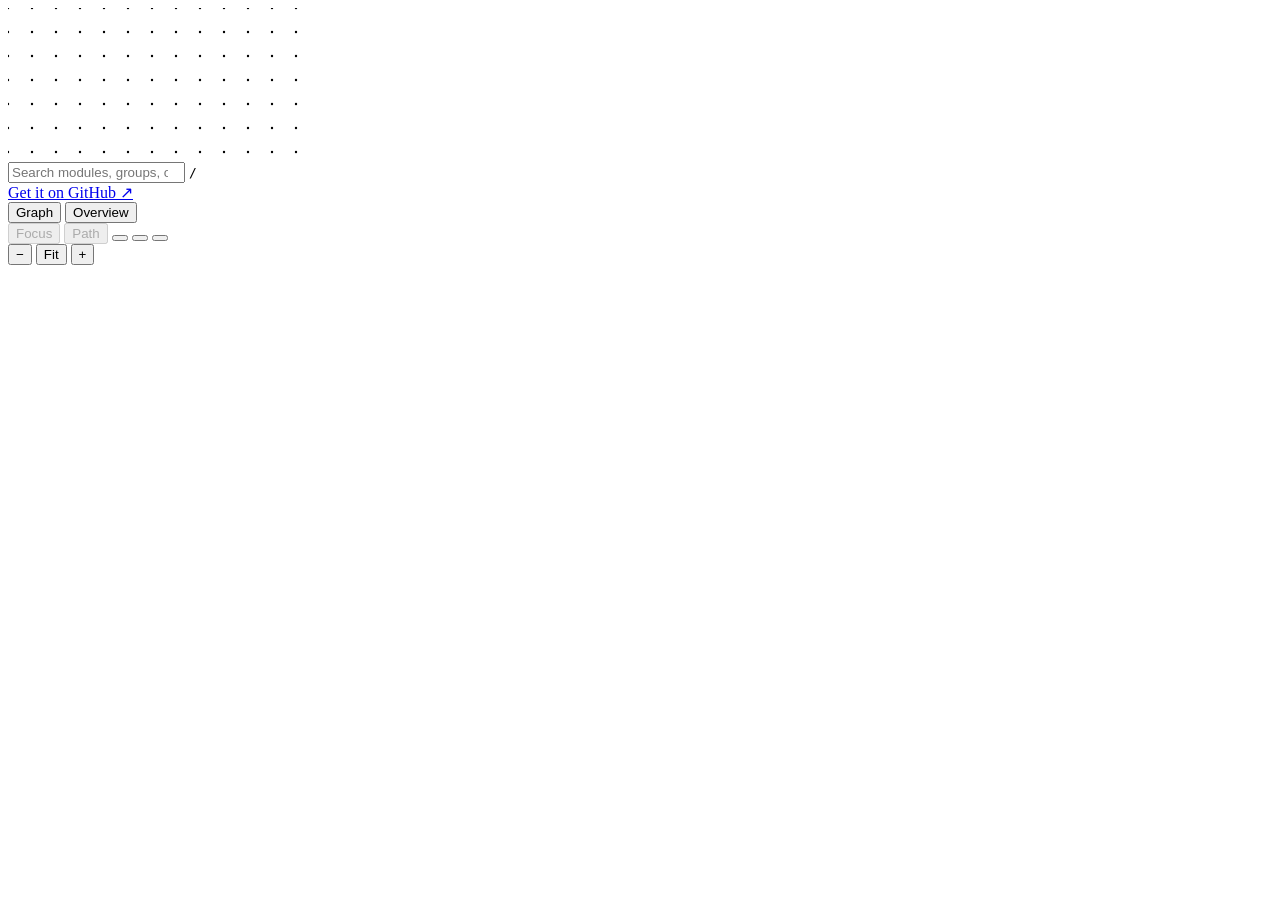
<file: src/index.html>
<!doctype html>
<!-- license -->
<html lang="en">
<head>
  <meta charset="utf-8">
  <meta name="viewport" content="width=device-width, initial-scale=1">
  <title>Dependency Viewer</title>
  <!-- styles -->
</head>
<body>
  <svg id="graph-background" aria-hidden="true">
    <defs>
      <pattern id="grid-tile" patternUnits="userSpaceOnUse" width="24" height="24" x="-6" y="-6" viewBox="0 0 2 2">
        <circle cx=".5" cy=".5" r=".1"/>
        <g class="grid-fine" opacity="0">
          <circle cx="1.5" cy=".5" r=".1"/>
          <circle cx=".5" cy="1.5" r=".1"/>
          <circle cx="1.5" cy="1.5" r=".1"/>
        </g>
      </pattern>
    </defs>
    <rect width="100%" height="100%" fill="url(#grid-tile)"/>
  </svg>
  <main id="graph" aria-label="Dependency graph"></main>
  <div id="search-bar" role="search">
    <span id="search-glyph" aria-hidden="true"></span>
    <input id="search-query" type="search" placeholder="Search modules, groups, or files" aria-label="Search graph" aria-controls="search-results" aria-expanded="false" autocomplete="off">
    <kbd aria-hidden="true">/</kbd>
    <div id="search-results" hidden></div>
  </div>
  <a class="project-link" href="https://github.com/N0ahTM/Dependency-Viewer" target="_blank" rel="noopener noreferrer"
    aria-label="Get Dependency Viewer on GitHub (opens in a new tab)">
    <span class="project-link-prefix">Get it on </span>GitHub <span aria-hidden="true">↗</span>
  </a>
  <div class="tools" aria-label="Graph tools">
    <div id="view-tabs" class="view-tabs" role="tablist" aria-label="Graph views">
      <button id="graph-tab" type="button" role="tab" aria-controls="graph" aria-selected="true">Graph</button>
      <button id="atlas-tab" type="button" role="tab" aria-controls="graph" aria-selected="false" tabindex="-1">Overview</button>
    </div>
    <button id="focus" type="button" aria-pressed="false" disabled>Focus</button>
    <button id="depth" type="button" hidden>1 level</button>
    <button id="path" type="button" aria-pressed="false" disabled>Path</button>
    <button id="open-data" type="button"></button>
    <button id="cycles" type="button"></button>
    <button id="help" type="button"></button>
    <input id="data-file" type="file" accept=".json,application/json" hidden>
    <span id="status" role="status"></span>
  </div>
  <nav class="navigation" aria-label="Graph navigation">
    <button id="back" type="button" hidden>← Back</button>
    <span id="breadcrumb" aria-live="polite"></span>
  </nav>
  <div id="atlas-controls" class="atlas-controls" aria-label="Overview levels" hidden>
    <button type="button" data-level="auto" aria-pressed="true">Auto</button>
    <button type="button" data-level="0" aria-pressed="false">Libraries</button>
    <button type="button" data-level="1" aria-pressed="false">Groups</button>
    <button type="button" data-level="2" aria-pressed="false">Modules</button>
    <button id="atlas-lines" type="button" aria-pressed="false" title="Show internal module connections when zooming in">Internal connections</button>
  </div>
  <div class="zoom" aria-label="View">
    <button id="zoom-out" title="Zoom out" aria-label="Zoom out">−</button>
    <button id="fit">Fit</button>
    <button id="zoom-in" title="Zoom in" aria-label="Zoom in">+</button>
  </div>
  <canvas id="minimap" width="176" height="116" hidden aria-label="Overview minimap"></canvas>
  <div id="boundary" class="boundary" aria-label="Graph boundaries" hidden></div>
  <aside id="details" aria-labelledby="detail-title" hidden>
    <header>
      <h2 id="detail-title"></h2>
      <button id="detail-close" aria-label="Close details">×</button>
    </header>
    <div id="detail-body"></div>
  </aside>
  <dialog id="help-dialog" aria-labelledby="help-title">
    <header><h2 id="help-title">Keyboard shortcuts</h2><button id="help-close"></button></header>
    <dl>
      <dt><kbd>/</kbd> or <span class="key-combination"><kbd>Ctrl</kbd>/<kbd aria-label="Command key">⌘</kbd> + <kbd>F</kbd></span></dt><dd>Search</dd>
      <dt><span class="key-combination"><kbd>Alt</kbd> + <kbd>←</kbd></span> or <kbd>Mouse button 4</kbd></dt><dd>Back</dd>
      <dt><span class="key-combination"><kbd>Alt</kbd> + <kbd>→</kbd></span> or <kbd>Mouse button 5</kbd></dt><dd>Forward</dd>
      <dt><kbd>Esc</kbd></dt><dd>Close dialog, clear selection, or go back</dd>
      <dt><kbd>+</kbd> / <kbd>−</kbd></dt><dd>Zoom</dd>
      <dt><kbd>Mouse wheel</kbd></dt><dd>Zoom around the pointer</dd>
      <dt><kbd>0</kbd> or <kbd>F</kbd></dt><dd>Fit graph to view</dd>
      <dt><kbd>?</kbd></dt><dd>Keyboard shortcuts</dd>
    </dl>
    <fieldset class="viewer-settings">
      <legend>Settings</legend>
      <label><input id="wheel-navigation" type="checkbox" checked> Change level with the mouse wheel</label>
      <label><input id="double-click-navigation" type="checkbox"> Change level with a double-click</label>
    </fieldset>
  </dialog>
  <noscript>The viewer requires JavaScript to display the local graph.</noscript>
  <!-- data -->
  <!-- script -->
</body>
</html>
</file>
